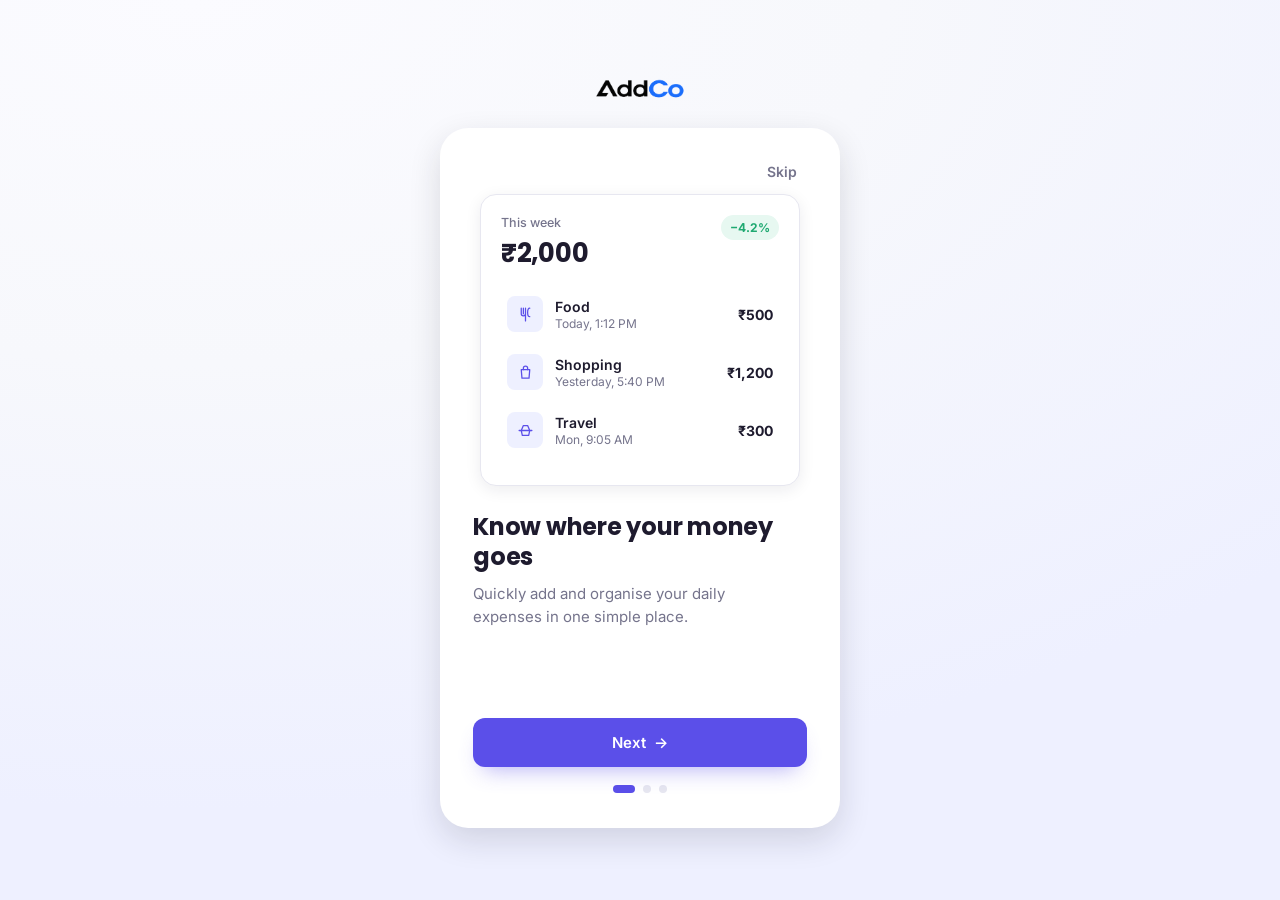
<file: index.html>
<!DOCTYPE html>
<html lang="en">

<head>
  <meta charset="UTF-8">
  <meta name="viewport" content="width=device-width, initial-scale=1.0, maximum-scale=1.0">
  <title>AddCo-Track Your Expenses</title>
  <link rel="icon" type="image/png" href="img/favicon.png">

  <link rel="preconnect" href="https://fonts.googleapis.com">
  <link
    href="https://fonts.googleapis.com/css2?family=Poppins:wght@500;600;700&family=Inter:wght@400;500;600;700&display=swap"
    rel="stylesheet">
  <link rel="stylesheet" href="https://cdnjs.cloudflare.com/ajax/libs/font-awesome/6.5.1/css/all.min.css">

  <link rel="stylesheet" href="main.css">
  <link rel="stylesheet" href="auth.css">
  <link rel="stylesheet" href="animations.css">
  <link rel="stylesheet" href="addExpense.css">
  <link rel="stylesheet" href="dashboard.css">
  <link rel="stylesheet" href="myPurchases.css">
  <link rel="stylesheet" href="budget.css">
  <link rel="stylesheet" href="reports.css">
  <link rel="stylesheet" href="categories.css">
  <link rel="stylesheet" href="settings.css">
</head>

<body class="auth-active">

  <!-- ============ AUTH FLOW (onboarding + login/signup/OTP) ============ -->
  <div id="authFlow" class="auth-flow">
    <div class="auth-stage">
      <div class="auth-brand">
        <img src="img/Finaal AddCo logo.png" alt="AddCo" class="auth-brand-logo">
      </div>

      <div class="auth-device">
        <button class="auth-skip" id="authSkipBtn" type="button">Skip</button>

        <!-- ONBOARDING 1 -->
        <section class="auth-screen" data-view="onboarding-1" aria-hidden="true">
          <div class="auth-visual">
            <div class="auth-card">
              <div class="auth-card__top">
                <div>
                  <p class="auth-card__label">This week</p>
                  <p class="auth-card__figure">₹2,000</p>
                </div>
                <span class="auth-card__pill">−4.2%</span>
              </div>
              <ul class="auth-expense-list">
                <li class="auth-expense-row">
                  <span class="auth-expense-icon">
                    <svg width="17" height="17" viewBox="0 0 24 24" fill="none">
                      <path d="M6 3v8a3 3 0 0 0 6 0V3M9 3v8M12 3v18m6-18c-2 0-3 2.5-3 6s1 6 3 6" stroke="currentColor"
                        stroke-width="1.8" stroke-linecap="round" stroke-linejoin="round" />
                    </svg>
                  </span>
                  <span class="auth-expense-info">
                    <span class="auth-expense-name">Food</span>
                    <span class="auth-expense-sub">Today, 1:12 PM</span>
                  </span>
                  <span class="auth-expense-amount">₹500</span>
                </li>
                <li class="auth-expense-row">
                  <span class="auth-expense-icon">
                    <svg width="17" height="17" viewBox="0 0 24 24" fill="none">
                      <path d="M6 8h12l-1 12H7L6 8Z" stroke="currentColor" stroke-width="1.8" stroke-linejoin="round" />
                      <path d="M9 8V6a3 3 0 0 1 6 0v2" stroke="currentColor" stroke-width="1.8"
                        stroke-linecap="round" />
                    </svg>
                  </span>
                  <span class="auth-expense-info">
                    <span class="auth-expense-name">Shopping</span>
                    <span class="auth-expense-sub">Yesterday, 5:40 PM</span>
                  </span>
                  <span class="auth-expense-amount">₹1,200</span>
                </li>
                <li class="auth-expense-row">
                  <span class="auth-expense-icon">
                    <svg width="17" height="17" viewBox="0 0 24 24" fill="none">
                      <path d="M3 12h18M6 12l3-7h6l3 7M6 12l1.5 7h9L18 12" stroke="currentColor" stroke-width="1.8"
                        stroke-linecap="round" stroke-linejoin="round" />
                    </svg>
                  </span>
                  <span class="auth-expense-info">
                    <span class="auth-expense-name">Travel</span>
                    <span class="auth-expense-sub">Mon, 9:05 AM</span>
                  </span>
                  <span class="auth-expense-amount">₹300</span>
                </li>
              </ul>
            </div>
          </div>
          <div class="auth-copy">
            <h1>Know where your money goes</h1>
            <p>Quickly add and organise your daily expenses in one simple place.</p>
          </div>
          <button class="auth-next" type="button" data-next>Next <span aria-hidden="true">→</span></button>
        </section>

        <!-- ONBOARDING 2 -->
        <section class="auth-screen" data-view="onboarding-2" aria-hidden="true">
          <div class="auth-visual">
            <div class="auth-card">
              <p class="auth-card__label">Monthly budget</p>
              <p class="auth-budget-figure">₹20,000</p>
              <div class="auth-bar">
                <div class="auth-bar__fill"></div>
              </div>
              <div class="auth-bar__scale">
                <span>0</span>
                <strong>62% used</strong>
                <span>₹20k</span>
              </div>
              <div class="auth-split">
                <div class="auth-split__item">
                  <span class="auth-split__dot auth-split__dot--a"></span>
                  <span>
                    <span class="auth-split__label">Spent</span>
                    <span class="auth-split__value">₹12,450</span>
                  </span>
                </div>
                <div class="auth-split__divider"></div>
                <div class="auth-split__item">
                  <span class="auth-split__dot auth-split__dot--b"></span>
                  <span>
                    <span class="auth-split__label">Remaining</span>
                    <span class="auth-split__value">₹7,550</span>
                  </span>
                </div>
              </div>
            </div>
          </div>
          <div class="auth-copy">
            <h1>Stay within your budget</h1>
            <p>Set your monthly budget and easily see how much you've spent and how much is left.</p>
          </div>
          <button class="auth-next" type="button" data-next>Next <span aria-hidden="true">→</span></button>
        </section>

        <!-- ONBOARDING 3 -->
        <section class="auth-screen" data-view="onboarding-3" aria-hidden="true">
          <div class="auth-visual">
            <div class="auth-card auth-card--insights">
              <div class="auth-donut-wrap">
                <svg class="auth-donut" viewBox="0 0 120 120" role="img" aria-label="Spending split by category">
                  <circle class="auth-donut__track" cx="60" cy="60" r="48" />
                  <circle class="auth-donut__seg" cx="60" cy="60" r="48"
                    style="--start:0;  --len:35; stroke:#FF7A59;" />
                  <circle class="auth-donut__seg" cx="60" cy="60" r="48"
                    style="--start:35; --len:25; stroke:var(--color-primary);" />
                  <circle class="auth-donut__seg" cx="60" cy="60" r="48"
                    style="--start:60; --len:20; stroke:var(--color-success);" />
                  <circle class="auth-donut__seg" cx="60" cy="60" r="48"
                    style="--start:80; --len:20; stroke:var(--color-warning);" />
                </svg>
                <div class="auth-donut__center">
                  <span class="auth-donut__figure">₹12,450</span>
                  <span class="auth-donut__label">this month</span>
                </div>
              </div>
              <ul class="auth-legend">
                <li class="auth-legend__item"><span class="auth-legend__dot" style="background:#FF7A59"></span>Food<span
                    class="auth-legend__pct">35%</span></li>
                <li class="auth-legend__item"><span class="auth-legend__dot"
                    style="background:var(--color-primary)"></span>Shopping<span class="auth-legend__pct">25%</span>
                </li>
                <li class="auth-legend__item"><span class="auth-legend__dot"
                    style="background:var(--color-success)"></span>Travel<span class="auth-legend__pct">20%</span></li>
                <li class="auth-legend__item"><span class="auth-legend__dot"
                    style="background:var(--color-warning)"></span>Bills<span class="auth-legend__pct">20%</span></li>
              </ul>
            </div>
          </div>
          <div class="auth-copy">
            <h1>Make smarter money decisions</h1>
            <p>Get a clear view of your spending and build better financial habits with AddCo.</p>
          </div>
          <button class="auth-next" type="button" data-view-target="profile-setup">Get started <span
              aria-hidden="true">→</span></button>
        </section>

        <nav class="auth-dots" id="authDots" aria-label="Onboarding progress">
          <button class="auth-dot" type="button" data-dot="1" aria-label="Go to screen 1"></button>
          <button class="auth-dot" type="button" data-dot="2" aria-label="Go to screen 2"></button>
          <button class="auth-dot" type="button" data-dot="3" aria-label="Go to screen 3"></button>
        </nav>

        <!-- PROFILE SETUP (no password — just who you are) -->
        <section class="auth-screen" data-view="profile-setup" aria-hidden="true">
          <div class="auth-form-wrap">
            <h1>Let's set up AddCo</h1>
            <p>Tell us a little about yourself to get started.</p>
            <form id="profileForm" novalidate>
              <div class="auth-name-row">
                <div class="form-group">
                  <label class="form-label" for="profileFirstName">First name</label>
                  <input class="form-input" type="text" id="profileFirstName" placeholder="First name"
                    autocomplete="given-name">
                  <span class="form-error" id="profileFirstNameError"></span>
                </div>
                <div class="form-group">
                  <label class="form-label" for="profileLastName">Last name</label>
                  <input class="form-input" type="text" id="profileLastName" placeholder="Last name"
                    autocomplete="family-name">
                  <span class="form-error" id="profileLastNameError"></span>
                </div>
              </div>
              <div class="form-group">
                <label class="form-label" for="profileUsername">Username</label>
                <input class="form-input" type="text" id="profileUsername" placeholder="yourusername"
                  autocomplete="username">
                <span class="form-error" id="profileUsernameError"></span>
              </div>
              <div class="form-group">
                <label class="form-label" for="profileEmail">Email</label>
                <input class="form-input" type="email" id="profileEmail" placeholder="you@example.com"
                  autocomplete="email">
                <span class="form-error" id="profileEmailError"></span>
              </div>
              <button class="btn-primary auth-submit" type="submit">Continue to AddCo</button>
            </form>
          </div>
        </section>

      </div>
    </div>
  </div>

  <!-- ============ LOADING SCREEN ============ -->
  <div id="loadingScreen" class="loading-screen">
    <div class="loading-content">
      <!-- <div class="loading-logo">
        <img src="img/Finaal AddCo logo.png" alt="Logo">
      </div> -->
      <div class="loading-spinner"></div>
      <p class="loading-text">Getting your finances ready…</p>
    </div>
  </div>

  <!-- ============ TOP NAVIGATION ============ -->
  <header class="top-nav" id="topNav">
    <div class="top-nav-row">
      <div class="top-nav-left">
        <button class="icon-btn hamburger-btn" id="hamburgerBtn" aria-label="Open menu" aria-expanded="false">
          <i class="fa-solid fa-bars" id="hamburgerIcon"></i>
        </button>
        <div class="brand-logo">
          <img src="img/Finaal AddCo logo.png" alt="AddCo" class="brand-logo__img">
        </div>
      </div>
      <div class="top-nav-right">
        <button class="icon-btn notif-btn" id="notifBtn" aria-label="Notifications">
          <i class="fa-regular fa-bell"></i>
        </button>
        <button class="user-chip" id="userChipBtn" aria-label="Account">
          <span class="user-avatar-sm" id="userAvatarSm">RA</span>
        </button>
      </div>
    </div>

    <!-- ============ EXPANDABLE NAV MENU ============ -->
    <div class="nav-menu-overlay" id="menuOverlay"></div>
    <nav class="nav-menu" id="navMenu" aria-hidden="true">
      <div class="nav-menu-header">
        <span class="nav-menu-title">Menu</span>
        <button class="icon-btn close-menu-btn" id="closeMenuBtn" aria-label="Close menu">
          <i class="fa-solid fa-xmark"></i>
        </button>
      </div>

      <div class="nav-menu-body" id="navMenuBody">

        <!-- Default menu view -->
        <div class="nav-view nav-view--main" id="navViewMain">
          <ul class="nav-links">
            <li><a href="#" class="nav-link" data-page="dashboard"><i
                  class="fa-brands fa-houzz nav-link-icon"></i><span>Dashboard</span></a></li>
            <li><a href="#" class="nav-link" data-page="addExpense"><i
                  class="fa-solid fa-circle-plus nav-link-icon"></i><span>Add Expense</span></a></li>
            <li><a href="#" class="nav-link" data-page="myPurchases"><i
                  class="fa-solid fa-receipt nav-link-icon"></i><span>My Purchases</span></a></li>
            <li><a href="#" class="nav-link" data-page="budget"><i
                  class="fa-solid fa-piggy-bank nav-link-icon"></i><span>Budget</span></a></li>
            <li><a href="#" class="nav-link" data-page="reports"><i
                  class="fa-solid fa-chart-pie nav-link-icon"></i><span>Reports</span></a></li>
            <li><a href="#" class="nav-link" data-page="categories"><i
                  class="fa-solid fa-tags nav-link-icon"></i><span>Categories</span></a></li>
            <li><a href="#" class="nav-link" data-page="settings"><i
                  class="fa-solid fa-gear nav-link-icon"></i><span>Settings</span></a></li>
          </ul>

          <div class="nav-divider"></div>

          <button class="profile-section" id="profileToggleBtn">
            <span class="user-avatar-md" id="userAvatarMd">RA</span>
            <span class="profile-info">
              <span class="profile-name" id="profileNameLabel">Riya Agarwal</span>
              <span class="profile-email" id="profileEmailLabel">riya.agarwal@email.com</span>
            </span>
            <span class="premium-badge"><i class="fa-solid fa-crown"></i> Basic Acc</span>
            <i class="fa-solid fa-chevron-right profile-arrow"></i>
          </button>

          <button class="nav-logout-btn" id="logoutBtnMain">
            <i class="fa-solid fa-arrow-right-from-bracket"></i><span>Logout</span>
          </button>
        </div>

        <!-- Expanded profile view -->
        <div class="nav-view nav-view--profile" id="navViewProfile" hidden>
          <button class="profile-back-btn" id="profileBackBtn">
            <i class="fa-solid fa-chevron-left"></i><span>Back</span>
          </button>

          <div class="profile-summary">
            <span class="user-avatar-lg" id="userAvatarLg">RA</span>
            <span class="profile-name-lg" id="profileNameLg">Riya Agarwal</span>
            <span class="profile-email" id="profileEmailLg">riya.agarwal@email.com</span>
            <span class="premium-badge"><i class="fa-solid fa-crown"></i> Basic Acc</span>
          </div>

          <ul class="nav-links">
            <li><a href="#" class="nav-link" data-profile-panel="personal"><i
                  class="fa-solid fa-user nav-link-icon"></i><span>Personal Information</span></a></li>
            <li><a href="#" class="nav-link" data-profile-panel="security"><i
                  class="fa-solid fa-lock nav-link-icon"></i><span>Security</span></a></li>
            <li><a href="#" class="nav-link" data-profile-panel="help"><i
                  class="fa-solid fa-circle-question nav-link-icon"></i><span>Help &amp; Support</span></a></li>
            <li><a href="#" class="nav-link" data-profile-panel="about"><i
                  class="fa-solid fa-circle-info nav-link-icon"></i><span>About AddCo</span></a></li>
          </ul>
        </div>

      </div>
    </nav>
  </header>

  <!-- ============ MAIN CONTENT ============ -->
  <main class="app-content" id="appContent">

    <!-- ---------- DASHBOARD ---------- -->
    <section class="page" id="page-dashboard">
      <div class="page-header">
        <span class="dashboard-greeting" id="dashboardGreeting"></span>
        <h1 class="page-title">Dashboard</h1>
        <p class="page-subtitle" id="dashboardDateLabel">Overview for this month</p>
      </div>

      <div class="stat-grid">
        <div class="stat-card">
          <span class="stat-label">Total Spending</span>
          <span class="stat-value" id="statTotalSpent">₹0</span>
          <span class="stat-sub">this month</span>
        </div>
        <div class="stat-card">
          <span class="stat-label">Total Income</span>
          <span class="stat-value" id="statTotalIncome">₹0</span>
          <span class="stat-sub">this month</span>
        </div>
        <div class="stat-card">
          <span class="stat-label">Remaining Budget</span>
          <span class="stat-value" id="statRemaining">₹0</span>
          <span class="stat-sub">of monthly budget</span>
        </div>
        <div class="stat-card">
          <span class="stat-label">Purchases</span>
          <span class="stat-value" id="statPurchaseCount">0</span>
          <span class="stat-sub">this month</span>
        </div>
        <div class="stat-card">
          <span class="stat-label">Today's Spending</span>
          <span class="stat-value" id="statTodaySpent">₹0</span>
          <span class="stat-sub" id="statTodayDate">—</span>
        </div>
      </div>

      <div class="dash-row">
        <div class="panel">
          <div class="panel-header">
            <h2 class="panel-title">Spending by Category</h2>
          </div>
          <div class="category-bars" id="dashCategoryBars">
            <p class="empty-hint">No expenses yet. Add your first expense to see a breakdown.</p>
          </div>
        </div>

        <div class="panel">
          <div class="panel-header">
            <h2 class="panel-title">Budget Status</h2>
          </div>
          <div class="budget-status-mini" id="dashBudgetStatus">
            <p class="empty-hint">Set a monthly budget to track your progress.</p>
          </div>
        </div>
      </div>

      <div class="panel">
        <div class="panel-header">
          <h2 class="panel-title">Recent Transactions</h2>
          <a href="#" class="panel-link" data-page="myPurchases">View all</a>
        </div>
        <div class="recent-list" id="recentTransactionsList">
          <p class="empty-hint">No transactions yet.</p>
        </div>
      </div>
    </section>

    <!-- ---------- ADD EXPENSE ---------- -->
    <section class="page" id="page-addExpense">
      <div class="page-header">
        <h1 class="page-title">Add Expense</h1>
        <p class="page-subtitle">Log a new purchase</p>
      </div>

      <form class="expense-form" id="expenseForm" novalidate>
        <div class="form-group">
          <label class="form-label" for="amountInput">Amount</label>
          <div class="amount-input-wrap">
            <span class="currency-symbol">₹</span>
            <input type="number" id="amountInput" class="form-input amount-input" placeholder="0" min="0" step="0.01"
              inputmode="decimal">
          </div>
          <span class="form-error" id="amountError"></span>
        </div>

        <div class="form-group">
          <label class="form-label" for="categorySelect">Category</label>
          <select id="categorySelect" class="form-input">
            <option value="">Select category</option>
          </select>
          <span class="form-error" id="categoryError"></span>
        </div>

        <div class="form-row">
          <div class="form-group">
            <label class="form-label" for="dateInput">Date</label>
            <input type="date" id="dateInput" class="form-input">
            <span class="form-error" id="dateError"></span>
          </div>

          <div class="form-group">
            <label class="form-label" for="paymentMethodSelect">Payment Method</label>
            <select id="paymentMethodSelect" class="form-input">
              <option value="">Select method</option>
              <option value="UPI">UPI</option>
              <option value="Cash">Cash</option>
              <option value="Debit Card">Debit Card</option>
              <option value="Credit Card">Credit Card</option>
              <option value="Bank Transfer">Bank Transfer</option>
            </select>
            <span class="form-error" id="paymentMethodError"></span>
          </div>
        </div>

        <div class="form-group">
          <label class="form-label" for="descriptionInput">Description <span
              class="optional-tag">(optional)</span></label>
          <textarea id="descriptionInput" class="form-input" rows="3"
            placeholder="What was this expense for?"></textarea>

          <span class="form-error" id="descriptionError"></span>
        </div>

        <div class="expense-form-actions">
          <button type="button" class="btn-secondary btn-cancel-expense" id="cancelExpenseBtn">
            Cancel
          </button>
          <button type="submit" class="btn-primary btn-add-expense" id="addExpenseButton">
            <span class="btn-content">
              <i class="fa-solid fa-plus"></i>
              <span class="btn-text">Add Expense</span>
            </span>
            <span class="btn-spinner" hidden></span>
          </button>
        </div>
      </form>
    </section>

    <!-- ---------- MY PURCHASES ---------- -->
    <section class="page" id="page-myPurchases">
      <div class="page-header">
        <h1 class="page-title">My Purchases</h1>
        <p class="page-subtitle">All your recorded expenses</p>
      </div>

      <div class="purchases-toolbar">
        <div class="search-wrap">
          <i class="fa-solid fa-magnifying-glass search-icon"></i>
          <input type="text" id="searchInput" class="form-input search-input" placeholder="Search purchases">
        </div>
        <select id="filterCategory" class="form-input filter-input">
          <option value="">All categories</option>
        </select>
        <select id="filterDateRange" class="form-input filter-input">
          <option value="all">All time</option>
          <option value="today">Today</option>
          <option value="week">This week</option>
          <option value="month">This month</option>
          <option value="lastMonth">Last month</option>
          <option value="year">This year</option>
        </select>
        <select id="sortSelect" class="form-input filter-input">
          <option value="dateDesc">Newest first</option>
          <option value="dateAsc">Oldest first</option>
          <option value="amountDesc">Amount: High to Low</option>
          <option value="amountAsc">Amount: Low to High</option>
        </select>
      </div>

      <div class="purchases-list" id="purchasesList"></div>
      <p class="empty-hint" id="purchasesEmptyState" hidden>No purchases match your filters.</p>
    </section>

    <!-- ---------- BUDGET ---------- -->
    <section class="page" id="page-budget">
      <div class="page-header">
        <h1 class="page-title">Budget</h1>
        <p class="page-subtitle">Plan and track your monthly spending</p>
      </div>

      <div class="panel budget-overview-panel">
        <div class="panel-header">
          <h2 class="panel-title">Monthly Budget</h2>
        </div>
        <div class="budget-set-row">
          <div class="amount-input-wrap">
            <span class="currency-symbol">₹</span>
            <input type="number" id="monthlyBudgetInput" class="form-input amount-input" placeholder="0" min="0">
          </div>
          <button class="btn-primary btn-save-budget" id="saveBudgetBtn">Save Budget</button>
        </div>

        <div class="budget-progress-block">
          <div class="budget-progress-labels">
            <span>Spent: <strong id="budgetSpentLabel">₹0</strong></span>
            <span>Remaining: <strong id="budgetRemainingLabel">₹0</strong></span>
          </div>
          <div class="progress-track">
            <div class="progress-fill" id="budgetOverviewBar"></div>
          </div>
          <div class="budget-progress-footer">
            <span id="budgetPercentLabel">0% used</span>
            <span class="budget-warning" id="budgetWarning" hidden></span>
          </div>
        </div>
      </div>

      <div class="panel">
        <div class="panel-header">
          <h2 class="panel-title">Category Budgets</h2>
        </div>
        <div class="category-budget-list" id="categoryBudgetList"></div>
      </div>
    </section>

    <!-- ---------- REPORTS ---------- -->
    <section class="page" id="page-reports">
      <div class="page-header">
        <h1 class="page-title">Reports</h1>
        <p class="page-subtitle">Understand your spending patterns</p>
      </div>

      <div class="report-period-row">
        <select id="reportPeriodSelect" class="form-input filter-input">
          <option value="week">This week</option>
          <option value="month" selected>This month</option>
          <option value="lastMonth">Last month</option>
          <option value="year">This year</option>
        </select>
      </div>

      <div class="stat-grid report-highlight-grid">
        <div class="stat-card">
          <span class="stat-label">Highest Category</span>
          <span class="stat-value stat-value--sm" id="reportHighestCategory">—</span>
        </div>
        <div class="stat-card">
          <span class="stat-label">Highest Expense</span>
          <span class="stat-value stat-value--sm" id="reportHighestExpense">—</span>
        </div>
        <div class="stat-card">
          <span class="stat-label">Total Spent</span>
          <span class="stat-value stat-value--sm" id="reportTotalSpent">₹0</span>
        </div>
      </div>

      <div class="panel">
        <div class="panel-header">
          <h2 class="panel-title">Category Breakdown</h2>
        </div>
        <div class="category-bars" id="reportCategoryChart"></div>
      </div>

      <div class="dash-row">
        <div class="panel">
          <div class="panel-header">
            <h2 class="panel-title">Payment Method Spending</h2>
          </div>
          <div class="category-bars" id="reportPaymentChart"></div>
        </div>

        <div class="panel">
          <div class="panel-header">
            <h2 class="panel-title">Daily Spending</h2>
          </div>
          <div class="mini-bar-chart" id="reportDailyChart"></div>
        </div>
      </div>
    </section>

    <!-- ---------- CATEGORIES ---------- -->
    <section class="page" id="page-categories">
      <div class="page-header">
        <div class="page-header-row">
          <div>
            <h1 class="page-title">Categories</h1>
            <p class="page-subtitle">Organize how your expenses are grouped</p>
          </div>
          <button class="btn-primary btn-add-category" id="addCategoryBtn">
            <i class="fa-solid fa-plus"></i><span>Add Category</span>
          </button>
        </div>
      </div>

      <div class="category-grid" id="categoryGrid"></div>
    </section>

    <!-- ---------- SETTINGS ---------- -->
    <section class="page" id="page-settings">
      <div class="page-header">
        <h1 class="page-title">Settings</h1>
        <p class="page-subtitle">Manage your account and preferences</p>
      </div>

      <div class="panel">
        <div class="panel-header">
          <h2 class="panel-title">Profile</h2>
        </div>
        <div class="settings-form-row">
          <div class="form-group">
            <label class="form-label" for="settingsNameInput">Full Name</label>
            <input type="text" id="settingsNameInput" class="form-input">
          </div>
          <div class="form-group">
            <label class="form-label" for="settingsEmailInput">Email</label>
            <input type="email" id="settingsEmailInput" class="form-input">
          </div>
        </div>
        <button class="btn-primary" id="saveProfileBtn">Save Profile</button>
      </div>

      <div class="panel">
        <div class="panel-header">
          <h2 class="panel-title">Preferences</h2>
        </div>
        <div class="settings-row">
          <div class="settings-row-text">
            <span class="settings-row-title">Currency</span>
            <span class="settings-row-desc">Used across the app for all amounts</span>
          </div>
          <select id="settingsCurrencySelect" class="form-input settings-select">
            <option value="INR">INR (₹)</option>
          </select>
        </div>
        <div class="settings-row">
          <div class="settings-row-text">
            <span class="settings-row-title">Theme</span>
            <span class="settings-row-desc">Choose how AddCo looks</span>
          </div>
          <select id="settingsThemeSelect" class="form-input settings-select">
            <option value="light">Light</option>
            <option value="dark">Dark</option>
          </select>
        </div>
        <div class="settings-row">
          <div class="settings-row-text">
            <span class="settings-row-title">Notifications</span>
            <span class="settings-row-desc">Budget alerts and reminders</span>
          </div>
          <label class="toggle-switch">
            <input type="checkbox" id="settingsNotificationsToggle">
            <span class="toggle-slider"></span>
          </label>
        </div>
      </div>

      <div class="panel">
        <div class="panel-header">
          <h2 class="panel-title">Data Management</h2>
        </div>
        <div class="settings-row">
          <div class="settings-row-text">
            <span class="settings-row-title">Export your data</span>
            <span class="settings-row-desc">Download all expenses as a JSON file</span>
          </div>
          <button class="btn-secondary" id="exportDataBtn">Export</button>
        </div>
        <div class="settings-row">
          <div class="settings-row-text">
            <span class="settings-row-title">Clear all data</span>
            <span class="settings-row-desc">Permanently remove all AddCo data from this device</span>
          </div>
          <button class="btn-danger-outline" id="clearDataBtn">Clear Data</button>
        </div>
      </div>

      <button class="btn-danger-outline btn-settings-logout" id="settingsLogoutBtn">
        <i class="fa-solid fa-arrow-right-from-bracket"></i> Logout
      </button>
    </section>

  </main>

  <!-- ============ FOOTER (MOBILE) NAVIGATION ============ -->
  <nav class="footer-nav" id="footerNav">
    <a href="#" class="footer-nav-item" data-page="dashboard">
      <i class="fa-solid fa-grid-2"></i><span>Dashboard</span>
    </a>
    <a href="#" class="footer-nav-item" data-page="addExpense">
      <i class="fa-solid fa-circle-plus"></i><span>Add</span>
    </a>
    <a href="#" class="footer-nav-item" data-page="myPurchases">
      <i class="fa-solid fa-receipt"></i><span>Purchases</span>
    </a>
    <a href="#" class="footer-nav-item" data-page="budget">
      <i class="fa-solid fa-piggy-bank"></i><span>Budget</span>
    </a>
  </nav>

  <!-- ============ EDIT EXPENSE MODAL ============ -->
  <div class="modal-overlay" id="editModal" hidden>
    <div class="modal-box">
      <div class="modal-header">
        <h2 class="modal-title">Edit Expense</h2>
        <button class="icon-btn" id="closeEditModalBtn" aria-label="Close"><i class="fa-solid fa-xmark"></i></button>
      </div>
      <form class="expense-form" id="editExpenseForm" novalidate>
        <div class="form-group">
          <label class="form-label" for="editAmountInput">Amount</label>
          <div class="amount-input-wrap">
            <span class="currency-symbol">₹</span>
            <input type="number" id="editAmountInput" class="form-input amount-input" min="0" step="0.01">
          </div>
          <span class="form-error" id="editAmountError"></span>
        </div>
        <div class="form-group">
          <label class="form-label" for="editCategorySelect">Category</label>
          <select id="editCategorySelect" class="form-input"></select>
          <span class="form-error" id="editCategoryError"></span>
        </div>
        <div class="form-row">
          <div class="form-group">
            <label class="form-label" for="editDateInput">Date</label>
            <input type="date" id="editDateInput" class="form-input">
            <span class="form-error" id="editDateError"></span>
          </div>
          <div class="form-group">
            <label class="form-label" for="editPaymentMethodSelect">Payment Method</label>
            <select id="editPaymentMethodSelect" class="form-input">
              <option value="UPI">UPI</option>
              <option value="Cash">Cash</option>
              <option value="Debit Card">Debit Card</option>
              <option value="Credit Card">Credit Card</option>
              <option value="Bank Transfer">Bank Transfer</option>
            </select>
            <span class="form-error" id="editPaymentMethodError"></span>
          </div>
        </div>
        <div class="form-group">
          <label class="form-label" for="editDescriptionInput">Description <span
              class="optional-tag">(optional)</span></label>
          <textarea id="editDescriptionInput" class="form-input" rows="3"></textarea>
        </div>
        <div class="modal-actions">
          <button type="button" class="btn-secondary" id="cancelEditBtn">Cancel</button>
          <button type="submit" class="btn-primary" id="saveEditBtn">Save Changes</button>
        </div>
      </form>
    </div>
  </div>

  <!-- ============ DELETE CONFIRM MODAL ============ -->
  <div class="modal-overlay" id="deleteModal" hidden>
    <div class="modal-box modal-box--sm">
      <div class="modal-header">
        <h2 class="modal-title">Delete Expense</h2>
        <button class="icon-btn" id="closeDeleteModalBtn" aria-label="Close"><i class="fa-solid fa-xmark"></i></button>
      </div>
      <p class="modal-message">Are you sure you want to delete this expense? This action cannot be undone.</p>
      <div class="modal-actions">
        <button type="button" class="btn-secondary" id="cancelDeleteBtn">Cancel</button>
        <button type="button" class="btn-danger" id="confirmDeleteBtn">Delete</button>
      </div>
    </div>
  </div>

  <!-- ============ CATEGORY MODAL ============ -->
  <div class="modal-overlay" id="categoryModal" hidden>
    <div class="modal-box modal-box--sm">
      <div class="modal-header">
        <h2 class="modal-title" id="categoryModalTitle">Add Category</h2>
        <button class="icon-btn" id="closeCategoryModalBtn" aria-label="Close"><i
            class="fa-solid fa-xmark"></i></button>
      </div>
      <form id="categoryForm" novalidate>
        <div class="form-group">
          <label class="form-label" for="categoryNameInput">Category Name</label>
          <input type="text" id="categoryNameInput" class="form-input" placeholder="e.g. Travel">
          <span class="form-error" id="categoryNameError"></span>
        </div>
        <div class="form-group">
          <label class="form-label">Icon</label>
          <div class="icon-picker" id="categoryIconPicker"></div>
        </div>
        <div class="form-group">
          <label class="form-label">Color</label>
          <div class="color-picker" id="categoryColorPicker"></div>
        </div>
        <div class="modal-actions">
          <button type="button" class="btn-secondary" id="cancelCategoryBtn">Cancel</button>
          <button type="submit" class="btn-primary" id="saveCategoryBtn">Save Category</button>
        </div>
      </form>
    </div>
  </div>

  <!-- ============ CATEGORY DELETE / REASSIGN MODAL ============ -->
  <div class="modal-overlay" id="categoryDeleteModal" hidden>
    <div class="modal-box modal-box--sm">
      <div class="modal-header">
        <h2 class="modal-title">Delete Category</h2>
        <button class="icon-btn" id="closeCategoryDeleteModalBtn" aria-label="Close"><i
            class="fa-solid fa-xmark"></i></button>
      </div>
      <p class="modal-message" id="categoryDeleteMessage"></p>
      <div class="form-group" id="categoryReassignGroup" hidden>
        <label class="form-label" for="categoryReassignSelect">Move existing expenses to</label>
        <select id="categoryReassignSelect" class="form-input"></select>
      </div>
      <div class="modal-actions">
        <button type="button" class="btn-secondary" id="cancelCategoryDeleteBtn">Cancel</button>
        <button type="button" class="btn-danger" id="confirmCategoryDeleteBtn">Delete</button>
      </div>
    </div>
  </div>

  <!-- ============ TOAST ============ -->
  <div class="toast" id="toast" hidden>
    <i class="fa-solid fa-circle-check toast-icon"></i>
    <span class="toast-message" id="toastMessage"></span>
  </div>

  <script src="auth.js"></script>
  <script src="noting.js"></script>
</body>

</html>
</file>
<file: main.css>
/* ==========================================================================
   AddCo — main.css
   Design tokens, resets, top nav, side menu, footer nav, loading screen,
   and shared components (buttons, forms, panels, modals, toast).
   ========================================================================== */

:root {
  /* Brand colors */
  --color-primary: #5b4fe9;
  --color-primary-dark: #4a3fd1;
  --color-primary-light: #eef0ff;
  --color-accent-blue: #3e8eff;

  /* Neutrals */
  --color-bg: #ffffff;
  --color-surface: #f7f8fc;
  --color-border: #e7e7f0;
  --color-text: #1e1b2e;
  --color-text-muted: #75748c;
  --color-text-faint: #a5a4b8;

  /* Status */
  --color-success: #1fa971;
  --color-success-light: #e7f8f1;
  --color-danger: #ef4444;
  --color-danger-light: #fdecec;
  --color-warning: #f5a623;
  --color-warning-light: #fef3e2;

  /* Shape */
  --radius-sm: 8px;
  --radius-md: 12px;
  --radius-lg: 16px;
  --radius-pill: 999px;

  /* Elevation */
  --shadow-sm: 0 1px 2px rgba(30, 27, 46, 0.06);
  --shadow-md: 0 4px 16px rgba(30, 27, 46, 0.08);
  --shadow-lg: 0 12px 32px rgba(30, 27, 46, 0.14);

  /* Layout */
  --top-nav-height: 60px;
  --footer-nav-height: 64px;
  --content-max-width: 1080px;

  /* Type */
  --font-display: "Poppins", sans-serif;
  --font-body: "Inter", sans-serif;
}

/* ---------- Reset ---------- */
* {
  box-sizing: border-box;
}

html,
body {
  margin: 0;
  padding: 0;
}

body {
  font-family: var(--font-body);
  color: var(--color-text);
  background: var(--color-surface);
  -webkit-font-smoothing: antialiased;
  overflow-x: hidden;
}

body.menu-open {
  overflow: hidden;
}

h1,
h2,
h3,
h4 {
  margin: 0;
  font-family: var(--font-display);
}
p {
  margin: 0;
}
ul {
  list-style: none;
  margin: 0;
  padding: 0;
}
a {
  color: inherit;
  text-decoration: none;
}
button {
  font-family: inherit;
  cursor: pointer;
}
input,
select,
textarea {
  font-family: inherit;
}

.icon-btn {
  display: inline-flex;
  align-items: center;
  justify-content: center;
  width: 38px;
  height: 38px;
  border: none;
  background: transparent;
  border-radius: var(--radius-sm);
  color: var(--color-text);
  font-size: 17px;
  transition: background 0.15s ease;
}
.icon-btn:hover {
  background: var(--color-surface);
}
.icon-btn:focus-visible,
button:focus-visible,
a:focus-visible,
input:focus-visible,
select:focus-visible,
textarea:focus-visible {
  outline: 2px solid var(--color-primary);
  outline-offset: 2px;
}

@media (prefers-reduced-motion: reduce) {
  * {
    animation-duration: 0.001ms !important;
    transition-duration: 0.001ms !important;
  }
}

/* ==========================================================================
   LOADING SCREEN
   ========================================================================== */
.loading-screen {
  position: fixed;
  inset: 0;
  background: var(--color-bg);
  display: flex;
  align-items: center;
  justify-content: center;
  z-index: 1000;
  transition:
    opacity 0.35s ease,
    visibility 0.35s ease;
}
.loading-screen.is-hidden {
  opacity: 0;
  visibility: hidden;
  pointer-events: none;
}
.loading-content {
  display: flex;
  flex-direction: column;
  align-items: center;
  gap: 18px;
}
.loading-logo {
  width: 100px;
  height: 40px;
  display: flex;
  align-items: center;
  justify-content: center;
}
.loading-logo img {
  width: 100%;
  height: 100%;
  object-fit: contain;
}
.loading-spinner {
  width: 34px;
  height: 34px;
  border: 3px solid var(--color-primary-light);
  border-top-color: var(--color-primary);
  border-radius: 50%;
  animation: spin 0.8s linear infinite;
}
.loading-text {
  color: var(--color-text-muted);
  font-size: 14px;
}
@keyframes spin {
  to {
    transform: rotate(360deg);
  }
}

/* ==========================================================================
   TOP NAVIGATION
   ========================================================================== */
.top-nav {
  position: sticky;
  top: 0;
  z-index: 200;
  background: var(--color-bg);
  border-bottom: 1px solid var(--color-border);
}
.top-nav-row {
  height: var(--top-nav-height);
  display: flex;
  align-items: center;
  justify-content: space-between;
  padding: 0 16px;
  max-width: var(--content-max-width);
  margin: 0 auto;
}
.top-nav-left {
  display: flex;
  align-items: center;
  gap: 10px;
}
.top-nav-right {
  display: flex;
  align-items: center;
  gap: 6px;
}
.brand-logo {
  width: 100px;
  height: 40px;

  background-image: url("./img/Finaal AddCo logo.png");
  background-size: 90%;
  background-position: center;
  background-repeat: no-repeat;
}
.user-chip {
  border: none;
  background: transparent;
  border-radius: var(--radius-pill);
  padding: 0;
}
.user-avatar-sm,
.user-avatar-md,
.user-avatar-lg {
  display: inline-flex;
  align-items: center;
  justify-content: center;
  border-radius: 50%;
  background: var(--color-primary-light);
  color: var(--color-primary);
  font-weight: 600;
  font-family: var(--font-display);
  flex-shrink: 0;
}
.user-avatar-sm {
  width: 34px;
  height: 34px;
  font-size: 13px;
}
.user-avatar-md {
  width: 44px;
  height: 44px;
  font-size: 15px;
}
.user-avatar-lg {
  width: 60px;
  height: 60px;
  font-size: 20px;
}

/* ---------- Nav menu overlay + panel ---------- */
.nav-menu-overlay {
  position: fixed;
  inset: 0;
  background: rgba(30, 27, 46, 0.35);
  opacity: 0;
  visibility: hidden;
  transition:
    opacity 0.2s ease,
    visibility 0.2s ease;
  z-index: 210;
}
.nav-menu-overlay.is-visible {
  opacity: 1;
  visibility: visible;
}

.nav-menu {
  position: fixed;
  top: 0;
  right: 0;
  bottom: 0;
  width: 320px;
  max-width: 86vw;
  background: var(--color-bg);
  z-index: 220;
  transform: translateX(100%);
  transition: transform 0.28s cubic-bezier(0.4, 0, 0.2, 1);
  display: flex;
  flex-direction: column;
  box-shadow: var(--shadow-lg);
}
.nav-menu.is-open {
  transform: translateX(0);
}

.nav-menu-header {
  display: flex;
  align-items: center;
  justify-content: space-between;
  padding: 14px 16px;
  border-bottom: 1px solid var(--color-border);
  flex-shrink: 0;
}
.nav-menu-title {
  font-family: var(--font-display);
  font-weight: 600;
  font-size: 16px;
}
.nav-menu-body {
  flex: 1;
  overflow-y: auto;
  padding: 8px 12px 20px;
}

.nav-links li + li {
  margin-top: 2px;
}
.nav-link {
  display: flex;
  align-items: center;
  gap: 12px;
  padding: 11px 12px;
  border-radius: var(--radius-sm);
  font-size: 14.5px;
  font-weight: 500;
  color: var(--color-text);
  transition:
    background 0.15s ease,
    color 0.15s ease;
}
.nav-link:hover {
  background: var(--color-surface);
}
.nav-link-icon {
  width: 18px;
  text-align: center;
  color: var(--color-text-muted);
  font-size: 15px;
}
.nav-link.is-active {
  background: var(--color-primary-light);
  color: var(--color-primary-dark);
}
.nav-link.is-active .nav-link-icon {
  color: var(--color-primary);
}

.nav-divider {
  height: 1px;
  background: var(--color-border);
  margin: 12px 4px;
}

.profile-section {
  width: 100%;
  display: flex;
  align-items: center;
  gap: 12px;
  padding: 12px;
  border: 1px solid var(--color-border);
  border-radius: var(--radius-md);
  background: var(--color-surface);
  text-align: left;
}
.profile-info {
  display: flex;
  flex-direction: column;
  flex: 1;
  min-width: 0;
}
.profile-name {
  font-size: 14px;
  font-weight: 600;
  white-space: nowrap;
  overflow: hidden;
  text-overflow: ellipsis;
}
.profile-email {
  font-size: 12px;
  color: var(--color-text-muted);
  white-space: nowrap;
  overflow: hidden;
  text-overflow: ellipsis;
}
.premium-badge {
  display: inline-flex;
  align-items: center;
  gap: 4px;
  font-size: 10.5px;
  font-weight: 600;
  color: #b8860b;
  background: #fdf3d9;
  padding: 3px 8px;
  border-radius: var(--radius-pill);
  flex-shrink: 0;
}
.profile-arrow {
  color: var(--color-text-faint);
  font-size: 12px;
  flex-shrink: 0;
}

.nav-logout-btn {
  width: 100%;
  display: flex;
  align-items: center;
  gap: 12px;
  padding: 11px 12px;
  margin-top: 10px;
  border: none;
  background: transparent;
  border-radius: var(--radius-sm);
  color: var(--color-danger);
  font-size: 14.5px;
  font-weight: 500;
}
.nav-logout-btn:hover {
  background: var(--color-danger-light);
}

/* ---------- Profile expanded view ---------- */
.profile-back-btn {
  display: flex;
  align-items: center;
  gap: 8px;
  border: none;
  background: transparent;
  padding: 8px 4px;
  margin-bottom: 10px;
  font-size: 14px;
  font-weight: 500;
  color: var(--color-text-muted);
}
.profile-back-btn:hover {
  color: var(--color-text);
}

.profile-summary {
  display: flex;
  flex-direction: column;
  align-items: center;
  gap: 6px;
  padding: 18px 12px 22px;
  border-bottom: 1px solid var(--color-border);
  margin-bottom: 12px;
}
.profile-name-lg {
  font-size: 16px;
  font-weight: 600;
}

/* ==========================================================================
   MAIN CONTENT / PAGES
   ========================================================================== */
.app-content {
  max-width: var(--content-max-width);
  margin: 0 auto;
  padding: 20px 16px calc(var(--footer-nav-height) + 32px);
}

.page {
  display: none;
}
.page.is-active {
  display: block;
}

.page-header {
  margin-bottom: 18px;
}
.page-header-row {
  display: flex;
  align-items: flex-start;
  justify-content: space-between;
  gap: 12px;
  flex-wrap: wrap;
}
.page-title {
  font-size: 22px;
  font-weight: 600;
  color: var(--color-text);
}
.page-subtitle {
  font-size: 13.5px;
  color: var(--color-text-muted);
  margin-top: 4px;
}

/* ---------- Stat grid (dashboard + reports) ---------- */
.stat-grid {
  display: grid;
  grid-template-columns: repeat(auto-fit, minmax(150px, 1fr));
  gap: 12px;
  margin-bottom: 18px;
}
.stat-card {
  background: var(--color-bg);
  border: 1px solid var(--color-border);
  border-radius: var(--radius-md);
  padding: 14px 16px;
  display: flex;
  flex-direction: column;
  gap: 4px;
}
.stat-label {
  font-size: 12.5px;
  color: var(--color-text-muted);
  font-weight: 500;
}
.stat-value {
  font-size: 21px;
  font-weight: 700;
  font-family: var(--font-display);
  color: var(--color-text);
}
.stat-value--sm {
  font-size: 16px;
}
.stat-sub {
  font-size: 11.5px;
  color: var(--color-text-faint);
}

/* ---------- Panels ---------- */
.dash-row {
  display: grid;
  grid-template-columns: 1fr 1fr;
  gap: 14px;
  margin-bottom: 14px;
}
.panel {
  background: var(--color-bg);
  border: 1px solid var(--color-border);
  border-radius: var(--radius-md);
  padding: 16px;
  margin-bottom: 14px;
}
.panel-header {
  display: flex;
  align-items: center;
  justify-content: space-between;
  margin-bottom: 12px;
}
.panel-title {
  font-size: 15px;
  font-weight: 600;
}
.panel-link {
  font-size: 13px;
  color: var(--color-primary);
  font-weight: 500;
}
.panel-link:hover {
  text-decoration: underline;
}

.empty-hint {
  color: var(--color-text-faint);
  font-size: 13px;
  padding: 10px 0;
}

/* ---------- Category bars (shared: dashboard + reports) ---------- */
.category-bar-row {
  margin-bottom: 12px;
}
.category-bar-row:last-child {
  margin-bottom: 0;
}
.category-bar-top {
  display: flex;
  align-items: center;
  justify-content: space-between;
  font-size: 13px;
  margin-bottom: 6px;
}
.category-bar-name {
  display: flex;
  align-items: center;
  gap: 8px;
  font-weight: 500;
}
.category-bar-icon {
  width: 22px;
  height: 22px;
  border-radius: 6px;
  display: inline-flex;
  align-items: center;
  justify-content: center;
  font-size: 11px;
  color: #fff;
  flex-shrink: 0;
}
.category-bar-amount {
  color: var(--color-text-muted);
  font-weight: 600;
}
.progress-track {
  height: 8px;
  background: var(--color-surface);
  border-radius: var(--radius-pill);
  overflow: hidden;
}
.progress-fill {
  height: 100%;
  border-radius: var(--radius-pill);
  background: var(--color-primary);
  transition: width 0.4s ease;
}

/* ---------- Mini bar chart (reports daily) ---------- */
.mini-bar-chart {
  display: flex;
  align-items: stretch;
  gap: 6px;
  height: 140px;
  padding-top: 10px;
}
.mini-bar-col {
  flex: 1;
  display: flex;
  flex-direction: column;
  align-items: center;
  justify-content: flex-end;
  height: 100%;
  gap: 6px;
}
.mini-bar {
  width: 100%;
  max-width: 26px;
  background: var(--color-primary-light);
  border-radius: 4px 4px 0 0;
  min-height: 2px;
}
.mini-bar-col.has-value .mini-bar {
  background: var(--color-primary);
}
.mini-bar-label {
  font-size: 10px;
  color: var(--color-text-faint);
}

/* ---------- Recent transactions list ---------- */
.recent-item {
  display: flex;
  align-items: center;
  gap: 12px;
  padding: 10px 0;
  border-bottom: 1px solid var(--color-border);
}
.recent-item:last-child {
  border-bottom: none;
  padding-bottom: 0;
}
.recent-item-icon {
  width: 36px;
  height: 36px;
  border-radius: var(--radius-sm);
  display: flex;
  align-items: center;
  justify-content: center;
  color: #fff;
  font-size: 14px;
  flex-shrink: 0;
}
.recent-item-info {
  flex: 1;
  min-width: 0;
}
.recent-item-desc {
  font-size: 13.5px;
  font-weight: 500;
  white-space: nowrap;
  overflow: hidden;
  text-overflow: ellipsis;
}
.recent-item-meta {
  font-size: 11.5px;
  color: var(--color-text-muted);
}
.recent-item-amount {
  font-size: 14px;
  font-weight: 600;
  flex-shrink: 0;
}

/* ==========================================================================
   FORM ELEMENTS (shared)
   ========================================================================== */
.form-group {
  margin-bottom: 16px;
}
.form-row {
  display: grid;
  grid-template-columns: 1fr 1fr;
  gap: 14px;
}
.form-label {
  display: block;
  font-size: 13px;
  font-weight: 600;
  margin-bottom: 6px;
  color: var(--color-text);
}
.optional-tag {
  font-weight: 400;
  color: var(--color-text-faint);
}

.form-input {
  width: 100%;
  padding: 10px 12px;
  border: 1px solid var(--color-border);
  border-radius: var(--radius-sm);
  font-size: 14px;
  color: var(--color-text);
  background: var(--color-bg);
  transition: border-color 0.15s ease;
}
.form-input:focus {
  border-color: var(--color-primary);
  outline: none;
  box-shadow: 0 0 0 3px var(--color-primary-light);
}
.form-input.has-error {
  border-color: var(--color-danger);
}
textarea.form-input {
  resize: vertical;
  min-height: 70px;
}

.form-error {
  display: block;
  font-size: 12px;
  color: var(--color-danger);
  margin-top: 5px;
  min-height: 15px;
}

.amount-input-wrap {
  position: relative;
}
.currency-symbol {
  position: absolute;
  left: 12px;
  top: 50%;
  transform: translateY(-50%);
  color: var(--color-text-muted);
  font-weight: 600;
  font-size: 14px;
}
.amount-input {
  padding-left: 28px;
}

/* ---------- Buttons ---------- */
.btn-primary {
  display: inline-flex;
  align-items: center;
  justify-content: center;
  gap: 8px;
  background: var(--color-primary);
  color: #fff;
  border: none;
  border-radius: var(--radius-sm);
  padding: 11px 18px;
  font-size: 14px;
  font-weight: 600;
  transition:
    background 0.15s ease,
    transform 0.1s ease;
}
.btn-primary:hover {
  background: var(--color-primary-dark);
}
.btn-primary:active {
  transform: scale(0.98);
}
.btn-primary:disabled {
  opacity: 0.7;
  cursor: not-allowed;
}

.btn-secondary {
  display: inline-flex;
  align-items: center;
  justify-content: center;
  gap: 8px;
  background: var(--color-bg);
  color: var(--color-text);
  border: 1px solid var(--color-border);
  border-radius: var(--radius-sm);
  padding: 11px 18px;
  font-size: 14px;
  font-weight: 600;
}
.btn-secondary:hover {
  background: var(--color-surface);
}

.btn-danger {
  display: inline-flex;
  align-items: center;
  justify-content: center;
  gap: 8px;
  background: var(--color-danger);
  color: #fff;
  border: none;
  border-radius: var(--radius-sm);
  padding: 11px 18px;
  font-size: 14px;
  font-weight: 600;
}
.btn-danger:hover {
  background: #dc2626;
}

.btn-danger-outline {
  display: inline-flex;
  align-items: center;
  justify-content: center;
  gap: 8px;
  background: var(--color-danger-light);
  color: var(--color-danger);
  border: 1px solid transparent;
  border-radius: var(--radius-sm);
  padding: 11px 18px;
  font-size: 14px;
  font-weight: 600;
}
.btn-danger-outline:hover {
  background: #fbdada;
}

/* ==========================================================================
   MODALS
   ========================================================================== */
.modal-overlay {
  position: fixed;
  inset: 0;
  background: rgba(30, 27, 46, 0.4);
  display: flex;
  align-items: center;
  justify-content: center;
  z-index: 300;
  padding: 16px;
}
.modal-overlay[hidden] {
  display: none;
}

.modal-box {
  background: var(--color-bg);
  border-radius: var(--radius-lg);
  padding: 20px;
  width: 100%;
  max-width: 460px;
  max-height: 90vh;
  overflow-y: auto;
  box-shadow: var(--shadow-lg);
}
.modal-box--sm {
  max-width: 380px;
}

.modal-header {
  display: flex;
  align-items: center;
  justify-content: space-between;
  margin-bottom: 16px;
}
.modal-title {
  font-size: 17px;
  font-weight: 600;
}
.modal-message {
  font-size: 14px;
  color: var(--color-text-muted);
  line-height: 1.5;
  margin-bottom: 18px;
}
.modal-actions {
  display: flex;
  justify-content: flex-end;
  gap: 10px;
  margin-top: 4px;
}

/* ==========================================================================
   TOAST
   ========================================================================== */
.toast {
  position: fixed;
  bottom: calc(var(--footer-nav-height) + 20px);
  left: 50%;
  transform: translateX(-50%) translateY(10px);
  background: var(--color-text);
  color: #fff;
  padding: 12px 18px;
  border-radius: var(--radius-sm);
  display: flex;
  align-items: center;
  gap: 10px;
  font-size: 13.5px;
  font-weight: 500;
  z-index: 2000;
  box-shadow: var(--shadow-lg);
  opacity: 0;
  pointer-events: none;
  transition:
    opacity 0.25s ease,
    transform 0.25s ease;
}
.toast.is-visible {
  opacity: 1;
  transform: translateX(-50%) translateY(0);
}
.toast-icon {
  color: var(--color-success);
}

/* ==========================================================================
   FOOTER NAVIGATION (mobile)
   ========================================================================== */
.footer-nav {
  position: fixed;
  bottom: 0;
  left: 0;
  right: 0;
  height: var(--footer-nav-height);
  background: var(--color-bg);
  border-top: 1px solid var(--color-border);
  display: none;
  align-items: stretch;
  justify-content: space-around;
  z-index: 150;
}
.footer-nav-item {
  flex: 1;
  display: flex;
  flex-direction: column;
  align-items: center;
  justify-content: center;
  gap: 3px;
  font-size: 10.5px;
  font-weight: 500;
  color: var(--color-text-faint);
}
.footer-nav-item i {
  font-size: 18px;
}
.footer-nav-item.is-active {
  color: var(--color-primary);
}

/* ==========================================================================
   RESPONSIVE
   ========================================================================== */
@media (max-width: 720px) {
  .dash-row {
    grid-template-columns: 1fr;
  }
  .form-row {
    grid-template-columns: 1fr;
    gap: 0;
  }
  .footer-nav {
    display: flex;
  }
  .app-content {
    padding-bottom: calc(var(--footer-nav-height) + 24px);
  }
}

@media (min-width: 721px) and (max-width: 980px) {
  .stat-grid {
    grid-template-columns: repeat(3, 1fr);
  }
}

@media (max-width: 400px) {
  .top-nav-row {
    padding: 0 12px;
  }
  .brand-name {
    font-size: 17px;
  }
}

/* ==========================================================================
   DARK THEME (optional, toggled from Settings — light remains the default
   AddCo look described in the reference)
   ========================================================================== */
body[data-theme="dark"] {
  --color-bg: #1a1826;
  --color-surface: #221f32;
  --color-border: #322e45;
  --color-text: #f1f0f8;
  --color-text-muted: #a9a7c0;
  --color-text-faint: #77748f;
  --color-primary-light: #29254a;
}
body[data-theme="dark"] .loading-screen {
  background: var(--color-bg);
}
body[data-theme="dark"] .nav-menu-overlay {
  background: rgba(0, 0, 0, 0.55);
}
</file>
<file: auth.css>
/* ==========================================================================
   AddCo — auth.css
   Onboarding + Login / Signup / Forgot-password flow.
   Reuses the color, radius, shadow and font variables already defined
   in main.css so this always stays visually in sync with the rest of AddCo.
   ========================================================================== */

/* ---------- Gate: hide the real app while the auth flow is active ---------- */
body.auth-active .top-nav,
body.auth-active .app-content,
body.auth-active .footer-nav {
  display: none !important;
}
body:not(.auth-active) #authFlow {
  display: none !important;
}

/* ---------- Full-screen auth overlay ---------- */
.auth-flow {
  position: fixed;
  inset: 0;
  z-index: 1500;
  background: radial-gradient(120% 90% at 15% 0%, #fbfbff 0%, var(--color-surface) 45%, #eef0ff 100%);
  overflow-y: auto;
  display: flex;
  justify-content: center;
}

.auth-stage {
  width: 100%;
  min-height: 100%;
  display: flex;
  flex-direction: column;
  align-items: center;
  justify-content: center;
  padding: 40px 20px 56px;
}

.auth-brand {
  margin-bottom: 24px;
}
.auth-brand-logo {
  height: 32px;
  width: auto;
  object-fit: contain;
  display: block;
}

/* ---------- Device card ---------- */
.auth-device {
  position: relative;
  width: 100%;
  max-width: 400px;
  min-height: 660px;
  background: var(--color-bg);
  border-radius: 28px;
  box-shadow: var(--shadow-lg);
  border: 1px solid rgba(255, 255, 255, 0.6);
  padding: 22px 26px 30px;
  display: flex;
  flex-direction: column;
}

.auth-skip {
  align-self: flex-end;
  background: transparent;
  border: none;
  color: var(--color-text-muted);
  font-size: 14px;
  font-weight: 600;
  padding: 8px 10px;
  cursor: pointer;
  border-radius: var(--radius-sm);
  transition: color 0.15s ease, background 0.15s ease;
}
.auth-skip:hover {
  color: var(--color-text);
  background: var(--color-surface);
}
.auth-skip.is-hidden {
  visibility: hidden;
}

/* ---------- Screens ---------- */
.auth-screen {
  display: none;
  flex-direction: column;
  flex: 1;
  min-height: 0;
  opacity: 0;
}
.auth-screen--active {
  display: flex;
  opacity: 1;
}
.auth-screen--enter {
  animation: authSlideInRight 420ms cubic-bezier(0.22, 0.61, 0.36, 1) forwards;
}
.auth-screen--enter-back {
  animation: authSlideInLeft 420ms cubic-bezier(0.22, 0.61, 0.36, 1) forwards;
}
@keyframes authSlideInRight {
  from {
    opacity: 0;
    transform: translateX(32px);
  }
  to {
    opacity: 1;
    transform: translateX(0);
  }
}
@keyframes authSlideInLeft {
  from {
    opacity: 0;
    transform: translateX(-32px);
  }
  to {
    opacity: 1;
    transform: translateX(0);
  }
}

.auth-visual {
  margin-top: 6px;
  display: flex;
  justify-content: center;
}

.auth-copy {
  margin-top: 26px;
  text-align: left;
}
.auth-copy h1 {
  font-family: var(--font-display);
  font-size: 24px;
  line-height: 1.24;
  font-weight: 700;
  letter-spacing: -0.01em;
  margin: 0 0 10px;
  color: var(--color-text);
  max-width: 30ch;
}
.auth-copy p {
  font-size: 15px;
  line-height: 1.55;
  color: var(--color-text-muted);
  margin: 0;
  max-width: 34ch;
}

.auth-next {
  margin-top: auto;
  padding-top: 26px;
  width: 100%;
  border: none;
  background: var(--color-primary);
  color: #fff;
  font-family: var(--font-body);
  font-weight: 600;
  font-size: 15px;
  padding-block: 15px;
  border-radius: var(--radius-md);
  cursor: pointer;
  display: flex;
  align-items: center;
  justify-content: center;
  gap: 8px;
  box-shadow: 0 12px 22px -10px rgba(91, 79, 233, 0.45);
  transition: transform 0.15s ease, box-shadow 0.15s ease, background 0.15s ease;
}
.auth-next:hover {
  background: var(--color-primary-dark);
  transform: translateY(-1px);
}
.auth-next:active {
  transform: translateY(0) scale(0.99);
}

/* ---------- Progress dots ---------- */
.auth-dots {
  display: flex;
  justify-content: center;
  gap: 8px;
  margin-top: 18px;
}
.auth-dots.is-hidden {
  display: none;
}
.auth-dot {
  width: 8px;
  height: 8px;
  border-radius: 999px;
  border: none;
  background: var(--color-border);
  cursor: pointer;
  padding: 0;
  transition: width 0.25s ease, background 0.25s ease;
}
.auth-dot:hover {
  background: #c9d5ea;
}
.auth-dot--active {
  width: 22px;
  background: var(--color-primary);
}

/* ---------- Mini phone-card mockups reused across onboarding screens ---------- */
.auth-card {
  width: 100%;
  max-width: 320px;
  background: var(--color-bg);
  border-radius: var(--radius-lg);
  padding: 20px;
  box-shadow: var(--shadow-md);
  border: 1px solid var(--color-border);
}

.auth-card__top {
  display: flex;
  align-items: flex-start;
  justify-content: space-between;
  margin-bottom: 14px;
}
.auth-card__label {
  margin: 0 0 4px;
  font-size: 12.5px;
  color: var(--color-text-muted);
  font-weight: 500;
}
.auth-card__figure {
  margin: 0;
  font-family: var(--font-display);
  font-size: 26px;
  font-weight: 700;
  letter-spacing: -0.01em;
}
.auth-card__pill {
  font-size: 12px;
  font-weight: 700;
  color: var(--color-success);
  background: var(--color-success-light);
  padding: 5px 9px;
  border-radius: 999px;
}

.auth-expense-list {
  list-style: none;
  margin: 0 0 8px;
  padding: 0;
  display: flex;
  flex-direction: column;
  gap: 4px;
}
.auth-expense-row {
  display: flex;
  align-items: center;
  gap: 12px;
  padding: 9px 6px;
  opacity: 0;
  animation: authRowIn 420ms cubic-bezier(0.22, 0.61, 0.36, 1) forwards;
}
.auth-screen--active .auth-expense-row:nth-child(1) { animation-delay: 120ms; }
.auth-screen--active .auth-expense-row:nth-child(2) { animation-delay: 210ms; }
.auth-screen--active .auth-expense-row:nth-child(3) { animation-delay: 300ms; }
@keyframes authRowIn {
  from {
    opacity: 0;
    transform: translateY(8px);
  }
  to {
    opacity: 1;
    transform: translateY(0);
  }
}
.auth-expense-icon {
  width: 36px;
  height: 36px;
  min-width: 36px;
  border-radius: var(--radius-sm);
  display: flex;
  align-items: center;
  justify-content: center;
  background: var(--color-primary-light);
  color: var(--color-primary);
  font-size: 15px;
}
.auth-expense-info {
  display: flex;
  flex-direction: column;
  flex: 1;
  min-width: 0;
}
.auth-expense-name {
  font-size: 14px;
  font-weight: 600;
  color: var(--color-text);
}
.auth-expense-sub {
  font-size: 12px;
  color: var(--color-text-muted);
  margin-top: 1px;
}
.auth-expense-amount {
  font-size: 14px;
  font-weight: 700;
  color: var(--color-text);
  white-space: nowrap;
}

.auth-budget-figure {
  margin: 0 0 18px;
  font-family: var(--font-display);
  font-size: 30px;
  font-weight: 700;
  letter-spacing: -0.01em;
}
.auth-bar {
  height: 12px;
  border-radius: 999px;
  background: var(--color-surface);
  overflow: hidden;
}
.auth-bar__fill {
  height: 100%;
  width: 0%;
  border-radius: 999px;
  background: linear-gradient(90deg, var(--color-primary) 0%, var(--color-primary-dark) 100%);
  animation: authBarFill 900ms 200ms cubic-bezier(0.22, 0.61, 0.36, 1) forwards;
}
@keyframes authBarFill {
  to {
    width: 62%;
  }
}
.auth-bar__scale {
  display: flex;
  justify-content: space-between;
  margin-top: 8px;
  font-size: 11.5px;
  color: var(--color-text-muted);
}
.auth-bar__scale strong {
  color: var(--color-primary-dark);
}
.auth-split {
  margin-top: 22px;
  display: flex;
  align-items: center;
  background: var(--color-surface);
  border: 1px solid var(--color-border);
  border-radius: var(--radius-md);
  padding: 16px;
}
.auth-split__item {
  flex: 1;
  display: flex;
  align-items: center;
  gap: 10px;
  opacity: 0;
  animation: authRowIn 420ms cubic-bezier(0.22, 0.61, 0.36, 1) forwards;
}
.auth-screen--active .auth-split__item:nth-child(1) { animation-delay: 260ms; }
.auth-screen--active .auth-split__item:nth-child(3) { animation-delay: 340ms; }
.auth-split__divider {
  width: 1px;
  align-self: stretch;
  background: var(--color-border);
  margin: 0 14px;
}
.auth-split__dot {
  width: 9px;
  height: 9px;
  border-radius: 999px;
  flex: none;
}
.auth-split__dot--a {
  background: var(--color-primary);
}
.auth-split__dot--b {
  background: var(--color-success);
}
.auth-split__label {
  display: block;
  font-size: 12px;
  color: var(--color-text-muted);
}
.auth-split__value {
  display: block;
  font-size: 15px;
  font-weight: 700;
  color: var(--color-text);
}

.auth-legend {
  list-style: none;
  margin: 16px 0 0;
  padding: 0;
  display: grid;
  grid-template-columns: 1fr 1fr;
  gap: 10px 16px;
}
.auth-legend__item {
  display: flex;
  align-items: center;
  gap: 8px;
  font-size: 13px;
  color: var(--color-text);
  font-weight: 500;
  opacity: 0;
  animation: authRowIn 380ms cubic-bezier(0.22, 0.61, 0.36, 1) forwards;
}
.auth-screen--active .auth-legend__item:nth-child(1) { animation-delay: 420ms; }
.auth-screen--active .auth-legend__item:nth-child(2) { animation-delay: 480ms; }
.auth-screen--active .auth-legend__item:nth-child(3) { animation-delay: 540ms; }
.auth-screen--active .auth-legend__item:nth-child(4) { animation-delay: 600ms; }
.auth-legend__dot {
  width: 8px;
  height: 8px;
  border-radius: 999px;
  flex: none;
}
.auth-legend__pct {
  margin-left: auto;
  font-weight: 700;
  color: var(--color-text-muted);
}

.auth-card--insights {
  display: flex;
  flex-direction: column;
  align-items: center;
}
.auth-donut-wrap {
  position: relative;
  width: 168px;
  height: 168px;
  margin: 6px 0 20px;
}
.auth-donut {
  width: 100%;
  height: 100%;
  transform: rotate(-90deg);
}
.auth-donut__track {
  fill: none;
  stroke: var(--color-surface);
  stroke-width: 14;
}
.auth-donut__seg {
  fill: none;
  stroke-width: 14;
  --circ: 301.59; /* 2 * PI * 48 */
  stroke-dasharray: calc(var(--len) / 100 * var(--circ)) var(--circ);
  stroke-dashoffset: calc(-1 * var(--start) / 100 * var(--circ));
  opacity: 0;
  animation: authDonutIn 600ms 200ms ease forwards;
}
@keyframes authDonutIn {
  to {
    opacity: 1;
  }
}
.auth-donut__center {
  position: absolute;
  inset: 0;
  display: flex;
  flex-direction: column;
  align-items: center;
  justify-content: center;
}
.auth-donut__figure {
  font-family: var(--font-display);
  font-size: 19px;
  font-weight: 700;
  color: var(--color-text);
}
.auth-donut__label {
  font-size: 11.5px;
  color: var(--color-text-muted);
  margin-top: 2px;
}

/* ---------- Login / signup / forgot / OTP forms ---------- */
.auth-form-wrap {
  width: 100%;
  max-width: 320px;
  margin: 0 auto;
  display: flex;
  flex-direction: column;
}
.auth-name-row {
  display: grid;
  grid-template-columns: 1fr 1fr;
  gap: 14px;
}
.auth-form-wrap h1 {
  font-family: var(--font-display);
  font-size: 24px;
  font-weight: 700;
  letter-spacing: -0.01em;
  margin: 0 0 8px;
  color: var(--color-text);
}
.auth-form-wrap > p {
  font-size: 14.5px;
  color: var(--color-text-muted);
  margin: 0 0 26px;
}

.auth-submit {
  width: 100%;
  margin-top: 6px;
  padding-block: 13px;
  position: relative;
}
.auth-submit.is-success {
  background: var(--color-success, #22b57a) !important;
  pointer-events: none;
}
.auth-submit__check {
  display: inline-flex;
  animation: authCheckPop 380ms cubic-bezier(0.34, 1.56, 0.64, 1) both;
}
@keyframes authCheckPop {
  from {
    opacity: 0;
    transform: scale(0.5);
  }
  to {
    opacity: 1;
    transform: scale(1);
  }
}

.auth-link {
  display: block;
  text-align: right;
  margin: -8px 0 20px;
  font-size: 13px;
  font-weight: 600;
  color: var(--color-primary-dark);
  text-decoration: none;
}
.auth-link:hover {
  text-decoration: underline;
}

.auth-switch {
  margin: 22px 0 0;
  text-align: center;
  font-size: 13.5px;
  color: var(--color-text-muted);
}
.auth-switch a {
  color: var(--color-primary-dark);
  font-weight: 700;
  text-decoration: none;
}
.auth-switch a:hover {
  text-decoration: underline;
}

/* ---------- Responsive ---------- */
@media (max-width: 460px) {
  .auth-device {
    max-width: 100%;
    min-height: 620px;
    padding: 18px 20px 24px;
    border-radius: 24px;
  }
  .auth-copy h1 {
    font-size: 21px;
  }
  .auth-card {
    padding: 18px;
  }
}

@media (min-width: 720px) {
  .auth-stage {
    padding-top: 56px;
  }
  .auth-device {
    min-height: 700px;
    padding: 26px 32px 34px;
  }
}
</file>
<file: animations.css>
/* ==========================================================================
   AddCo — animations.css
   A focused pass of professional motion for the main app: page transitions,
   modal open/close, card entrances + hover feedback, list stagger-ins, and
   toast polish. Kept in its own file so it's easy to review or dial back.
   ========================================================================== */

@media (prefers-reduced-motion: reduce) {
  *, *::before, *::after {
    animation-duration: 0.001ms !important;
    transition-duration: 0.001ms !important;
  }
}

/* ---------- Page tab transitions (Dashboard / Add / Purchases / ...) ---------- */
.page.is-active {
  animation: pageEnter 320ms cubic-bezier(0.22, 0.61, 0.36, 1) forwards;
}
@keyframes pageEnter {
  from {
    opacity: 0;
    transform: translateY(10px);
  }
  to {
    opacity: 1;
    transform: translateY(0);
  }
}

/* ---------- Stat cards: entrance stagger + hover lift ---------- */
.stat-card {
  transition: transform 0.18s ease, box-shadow 0.18s ease, border-color 0.18s ease;
  animation: cardPopIn 360ms cubic-bezier(0.22, 0.61, 0.36, 1) both;
}
.stat-card:hover {
  transform: translateY(-3px);
  box-shadow: var(--shadow-md, 0 10px 24px -12px rgba(30, 27, 46, 0.18));
  border-color: var(--color-primary-light);
}
@keyframes cardPopIn {
  from {
    opacity: 0;
    transform: translateY(8px) scale(0.98);
  }
  to {
    opacity: 1;
    transform: translateY(0) scale(1);
  }
}
.page-content .stat-card:nth-of-type(1) { animation-delay: 0ms; }
.page-content .stat-card:nth-of-type(2) { animation-delay: 40ms; }
.page-content .stat-card:nth-of-type(3) { animation-delay: 80ms; }
.page-content .stat-card:nth-of-type(4) { animation-delay: 120ms; }
.page-content .stat-card:nth-of-type(5) { animation-delay: 160ms; }

/* ---------- Generic content cards (dashboard sections, settings groups) ---------- */
.card,
.dashboard-card,
.settings-group {
  transition: box-shadow 0.18s ease, transform 0.18s ease;
}

/* ---------- Buttons: consistent lift + press feedback everywhere ---------- */
.btn-primary,
.btn-secondary {
  transition:
    background 0.15s ease,
    transform 0.1s ease,
    box-shadow 0.15s ease;
}
.btn-primary:hover {
  transform: translateY(-1px);
  box-shadow: 0 10px 18px -8px rgba(91, 79, 233, 0.45);
}
.btn-primary:active,
.btn-secondary:active {
  transform: scale(0.97);
}
.icon-btn {
  transition: background 0.15s ease, transform 0.12s ease;
}
.icon-btn:active {
  transform: scale(0.92);
}

/* ---------- Recent transactions / purchase rows: stagger-in ---------- */
.recent-item,
.purchase-row:not(.purchase-row-header) {
  animation: rowSlideIn 320ms cubic-bezier(0.22, 0.61, 0.36, 1) both;
}
.recent-item:nth-of-type(1), .purchase-row:not(.purchase-row-header):nth-of-type(1) { animation-delay: 0ms; }
.recent-item:nth-of-type(2), .purchase-row:not(.purchase-row-header):nth-of-type(2) { animation-delay: 40ms; }
.recent-item:nth-of-type(3), .purchase-row:not(.purchase-row-header):nth-of-type(3) { animation-delay: 80ms; }
.recent-item:nth-of-type(4), .purchase-row:not(.purchase-row-header):nth-of-type(4) { animation-delay: 120ms; }
.recent-item:nth-of-type(5), .purchase-row:not(.purchase-row-header):nth-of-type(5) { animation-delay: 160ms; }
.recent-item:nth-of-type(n+6), .purchase-row:not(.purchase-row-header):nth-of-type(n+6) { animation-delay: 200ms; }
@keyframes rowSlideIn {
  from {
    opacity: 0;
    transform: translateX(-8px);
  }
  to {
    opacity: 1;
    transform: translateX(0);
  }
}
.recent-item,
.purchase-row {
  transition: background-color 0.15s ease;
}
.recent-item:hover {
  background-color: var(--color-surface);
}

/* ---------- Modals: fade backdrop + pop-in box, animated close ---------- */
.modal-overlay:not([hidden]) {
  animation: modalBackdropIn 200ms ease forwards;
}
.modal-overlay.is-closing {
  animation: modalBackdropOut 160ms ease forwards;
}
@keyframes modalBackdropIn {
  from { opacity: 0; }
  to { opacity: 1; }
}
@keyframes modalBackdropOut {
  from { opacity: 1; }
  to { opacity: 0; }
}

.modal-overlay:not([hidden]) .modal-box {
  animation: modalBoxIn 240ms cubic-bezier(0.22, 0.61, 0.36, 1) forwards;
}
.modal-overlay.is-closing .modal-box {
  animation: modalBoxOut 160ms ease forwards;
}
@keyframes modalBoxIn {
  from {
    opacity: 0;
    transform: translateY(14px) scale(0.97);
  }
  to {
    opacity: 1;
    transform: translateY(0) scale(1);
  }
}
@keyframes modalBoxOut {
  from {
    opacity: 1;
    transform: translateY(0) scale(1);
  }
  to {
    opacity: 0;
    transform: translateY(10px) scale(0.97);
  }
}

/* ---------- Toast: smoother, slightly bouncy entrance ---------- */
.toast.is-visible {
  animation: toastPop 320ms cubic-bezier(0.34, 1.56, 0.64, 1) forwards;
}
@keyframes toastPop {
  0% {
    opacity: 0;
    transform: translateX(-50%) translateY(14px) scale(0.96);
  }
  60% {
    opacity: 1;
    transform: translateX(-50%) translateY(-2px) scale(1.01);
  }
  100% {
    opacity: 1;
    transform: translateX(-50%) translateY(0) scale(1);
  }
}

/* ---------- Nav / footer nav link feedback ---------- */
.footer-nav-item,
.nav-link {
  transition: color 0.15s ease, background-color 0.15s ease, transform 0.12s ease;
}
.footer-nav-item:active {
  transform: scale(0.94);
}

/* ---------- Toggle switches / dropdowns already animated by browser;
   just make sure our custom ones ease nicely ---------- */
.toggle-switch,
.toggle-switch * {
  transition: background-color 0.2s ease, transform 0.2s ease;
}

/* ---------- Category / icon picker options ---------- */
.icon-picker-option,
.color-picker-option {
  transition: transform 0.12s ease, box-shadow 0.12s ease, border-color 0.12s ease;
}
.icon-picker-option:hover,
.color-picker-option:hover {
  transform: translateY(-2px);
}
</file>
<file: addExpense.css>
/* ==========================================================================
   AddCo — addExpense.css
   ========================================================================== */

.expense-form {
  background: var(--color-bg);
  border: 1px solid var(--color-border);
  border-radius: var(--radius-md);
  padding: 20px;
  max-width: 520px;
}

/* ---------- Everything below is scoped to #page-addExpense only, so the
   Edit Expense modal (which reuses .expense-form/.form-group) and other
   pages keep their current look untouched. ---------- */

#page-addExpense .page-header {
  margin-bottom: 16px;
}
#page-addExpense {
  padding-bottom: 28px;
}

/* Amount is the primary field: bigger, bolder, first thing the eye lands on */
#page-addExpense .form-group:first-child {
  margin-bottom: 18px;
}
#page-addExpense .amount-input {
  font-family: var(--font-display);
  font-size: 30px;
  font-weight: 700;
  padding: 14px 14px 14px 34px;
}
#page-addExpense .currency-symbol {
  font-size: 20px;
  font-weight: 700;
  color: var(--color-primary);
}
#page-addExpense .amount-input:focus {
  box-shadow: 0 0 0 4px var(--color-primary-light);
}

#page-addExpense .form-label {
  font-size: 13px;
}

/* Clearer, slightly bolder validation messages */
#page-addExpense .form-error:not(:empty) {
  font-weight: 500;
}

/* ---------- Primary/secondary button row ---------- */
.expense-form-actions {
  display: flex;
  gap: 12px;
  margin-top: 4px;
}
.btn-cancel-expense {
  flex: 1;
}
.btn-add-expense {
  flex: 2;
  position: relative;
  height: 46px;
  margin-top: 0;
}

@media (max-width: 480px) {
  .expense-form-actions {
    flex-direction: column-reverse;
  }
  .btn-cancel-expense,
  .btn-add-expense {
    flex: 1;
    width: 100%;
  }
}

.btn-add-expense .btn-content {
  display: inline-flex;
  align-items: center;
  gap: 8px;
  transition: opacity 0.15s ease;
}

.btn-add-expense .btn-spinner {
  position: absolute;
  top: 50%;
  left: 50%;
  width: 18px;
  height: 18px;
  margin: -9px 0 0 -9px;
  border: 2px solid rgba(255, 255, 255, 0.4);
  border-top-color: #fff;
  border-radius: 50%;
  animation: spin 0.7s linear infinite;
}

/* Loading state: hide content, show spinner */
.btn-add-expense.is-loading .btn-content { opacity: 0; }
.btn-add-expense.is-loading .btn-spinner { display: block !important; }

/* Success state: green flash with check icon + a subtle confirming pulse */
.btn-add-expense.is-success {
  background: var(--color-success);
  animation: expenseSuccessPulse 420ms ease;
}
.btn-add-expense.is-success .btn-content { opacity: 1; }
.btn-add-expense.is-success .btn-spinner { display: none !important; }
@keyframes expenseSuccessPulse {
  0% { transform: scale(1); }
  40% { transform: scale(1.03); }
  100% { transform: scale(1); }
}

@media (max-width: 720px) {
  .expense-form { max-width: 100%; padding: 16px; }
}
</file>
<file: dashboard.css>
/* ==========================================================================
   AddCo — dashboard.css
   Visual polish for the Dashboard ONLY. Every rule here is scoped under
   #page-dashboard so shared classes (.panel, .dash-row, .progress-track,
   .category-bar-row, .empty-hint, etc.) keep rendering exactly as before
   on Budget, Reports and My Purchases, which reuse the same base classes.
   No HTML structure, IDs, or JS logic changed — CSS only.
   ========================================================================== */

/* ---------- Header + greeting ---------- */
#page-dashboard .page-header {
  margin-bottom: 22px;
}
#page-dashboard .dashboard-greeting {
  display: block;
  font-size: 13px;
  font-weight: 600;
  color: var(--color-primary-dark);
  margin-bottom: 2px;
  letter-spacing: 0.01em;
}

/* ---------- Stat grid: Total Spending as the hero figure ---------- */
#page-dashboard .stat-grid {
  display: grid;
  grid-template-columns: repeat(2, 1fr);
  gap: 12px;
  margin-bottom: 20px;
}
#page-dashboard .stat-card {
  padding: 16px 18px;
}
#page-dashboard .stat-card:first-child {
  grid-column: 1 / -1;
  background: var(--color-primary-light);
  border-color: var(--color-primary-light);
  padding: 20px 22px;
}
#page-dashboard .stat-card:first-child .stat-label {
  color: var(--color-primary-dark);
  font-size: 13px;
}
#page-dashboard .stat-card:first-child .stat-value {
  font-size: 32px;
  color: var(--color-primary-dark);
  margin: 2px 0;
}
#page-dashboard .stat-card:first-child .stat-sub {
  color: var(--color-primary-dark);
  opacity: 0.72;
}
#page-dashboard .stat-label {
  text-transform: uppercase;
  letter-spacing: 0.03em;
  font-size: 11px;
}
#page-dashboard .stat-value {
  margin: 1px 0;
}

@media (min-width: 640px) {
  #page-dashboard .stat-grid {
    grid-template-columns: repeat(4, 1fr);
  }
}

/* ---------- Panels: tighter, calmer spacing ---------- */
#page-dashboard .panel {
  padding: 18px;
}
#page-dashboard .panel-title {
  font-size: 15px;
}

/* ---------- Category breakdown ---------- */
#page-dashboard .category-bar-row {
  margin-bottom: 14px;
}
#page-dashboard .category-bar-top {
  font-size: 13.5px;
  margin-bottom: 7px;
}
#page-dashboard .progress-track {
  height: 7px;
}

/* ---------- Budget status ---------- */
#page-dashboard .budget-progress-labels {
  display: flex;
  justify-content: space-between;
  font-size: 13px;
  margin-bottom: 8px;
}
#page-dashboard .progress-fill.is-warning {
  background: var(--color-warning);
}
#page-dashboard .progress-fill.is-danger {
  background: var(--color-danger);
}

/* ---------- Recent transactions ---------- */
#page-dashboard .recent-item {
  padding: 11px 6px;
  margin: 0 -6px;
  border-radius: var(--radius-sm);
  border-bottom-color: var(--color-border);
  transition: background-color 0.15s ease;
}
#page-dashboard .recent-item:hover {
  background-color: var(--color-surface);
}
#page-dashboard .recent-item-desc {
  font-size: 14px;
}

/* ---------- Friendlier empty states (Dashboard only) ---------- */
#page-dashboard .empty-hint {
  text-align: center;
  padding: 26px 12px;
  font-size: 13.5px;
}

/* ---------- Responsive ---------- */
@media (max-width: 480px) {
  #page-dashboard .stat-card:first-child .stat-value {
    font-size: 28px;
  }
}
</file>
<file: myPurchases.css>
/* ==========================================================================
   AddCo — myPurchases.css
   ========================================================================== */

.purchases-toolbar {
  display: grid;
  grid-template-columns: 1.6fr 1fr 1fr 1fr;
  gap: 10px;
  margin-bottom: 16px;
}

.search-wrap { position: relative; }
.search-icon {
  position: absolute;
  left: 12px;
  top: 50%;
  transform: translateY(-50%);
  color: var(--color-text-faint);
  font-size: 13px;
}
.search-input { padding-left: 32px; }

.filter-input { cursor: pointer; }

.purchases-list {
  background: var(--color-bg);
  border: 1px solid var(--color-border);
  border-radius: var(--radius-md);
  overflow: hidden;
}

.purchase-row {
  display: grid;
  grid-template-columns: 100px 1.4fr 120px 130px 110px 84px;
  align-items: center;
  gap: 10px;
  padding: 13px 16px;
  border-bottom: 1px solid var(--color-border);
}
.purchase-row:last-child { border-bottom: none; }

.purchase-row-header {
  font-size: 11.5px;
  font-weight: 600;
  text-transform: uppercase;
  letter-spacing: 0.03em;
  color: var(--color-text-faint);
  background: var(--color-surface);
}

.purchase-date { font-size: 13px; color: var(--color-text-muted); }

.purchase-desc-cell { display: flex; align-items: center; gap: 10px; min-width: 0; }
.purchase-cat-icon {
  width: 32px;
  height: 32px;
  border-radius: var(--radius-sm);
  display: flex;
  align-items: center;
  justify-content: center;
  color: #fff;
  font-size: 13px;
  flex-shrink: 0;
}
.purchase-desc-text {
  font-size: 13.5px;
  font-weight: 500;
  white-space: nowrap;
  overflow: hidden;
  text-overflow: ellipsis;
}

.purchase-category-tag {
  display: inline-block;
  font-size: 12px;
  color: var(--color-text-muted);
}

.purchase-payment {
  font-size: 12.5px;
  color: var(--color-text-muted);
  display: flex;
  align-items: center;
  gap: 6px;
}

.purchase-amount { font-size: 14px; font-weight: 700; text-align: right; }

.purchase-actions {
  display: flex;
  gap: 4px;
  justify-content: flex-end;
}
.purchase-action-btn {
  width: 30px;
  height: 30px;
  border: none;
  background: transparent;
  border-radius: var(--radius-sm);
  color: var(--color-text-muted);
  font-size: 13px;
  display: inline-flex;
  align-items: center;
  justify-content: center;
}
.purchase-action-btn:hover { background: var(--color-surface); }
.purchase-action-btn--edit:hover { color: var(--color-primary); }
.purchase-action-btn--delete:hover { color: var(--color-danger); }

@media (max-width: 860px) {
  .purchases-toolbar { grid-template-columns: 1fr 1fr; }
  .search-wrap { grid-column: 1 / -1; }
}

/* Mobile: card layout instead of table row */
@media (max-width: 720px) {
  .purchase-row-header { display: none; }

  .purchase-row {
    grid-template-columns: 1fr;
    gap: 8px;
    padding: 14px 16px;
    position: relative;
  }
  .purchase-date { order: 3; }
  .purchase-desc-cell { order: 1; }
  .purchase-category-tag { order: 2; font-size: 11.5px; }
  .purchase-payment { order: 4; }
  .purchase-amount {
    order: 1;
    position: absolute;
    top: 14px;
    right: 46px;
    text-align: right;
  }
  .purchase-actions {
    order: 5;
    justify-content: flex-start;
    margin-top: 2px;
  }
}
</file>
<file: budget.css>
/* ==========================================================================
   AddCo — budget.css
   ========================================================================== */

.budget-set-row {
  display: flex;
  gap: 10px;
  align-items: flex-start;
  margin-bottom: 18px;
}
.budget-set-row .amount-input-wrap { flex: 1; max-width: 220px; }
.btn-save-budget { flex-shrink: 0; }

.budget-progress-block { margin-top: 4px; }
.budget-progress-labels {
  display: flex;
  justify-content: space-between;
  font-size: 13px;
  color: var(--color-text-muted);
  margin-bottom: 8px;
}
.budget-progress-labels strong { color: var(--color-text); }

.progress-track.progress-track--lg { height: 12px; }

.budget-progress-footer {
  display: flex;
  justify-content: space-between;
  align-items: center;
  margin-top: 8px;
  font-size: 12.5px;
  color: var(--color-text-muted);
}
.budget-warning {
  color: var(--color-warning);
  font-weight: 600;
  display: flex;
  align-items: center;
  gap: 5px;
}
.budget-warning.is-danger { color: var(--color-danger); }

.progress-fill.is-warning { background: var(--color-warning); }
.progress-fill.is-danger { background: var(--color-danger); }

.category-budget-list { display: flex; flex-direction: column; gap: 16px; }

.category-budget-item { padding-bottom: 4px; }
.category-budget-top {
  display: flex;
  align-items: center;
  justify-content: space-between;
  margin-bottom: 8px;
  flex-wrap: wrap;
  gap: 8px;
}
.category-budget-name {
  display: flex;
  align-items: center;
  gap: 8px;
  font-size: 13.5px;
  font-weight: 500;
}
.category-budget-input-wrap {
  display: flex;
  align-items: center;
  gap: 8px;
}
.category-budget-input-wrap .amount-input-wrap { width: 130px; }
.category-budget-input-wrap .form-input { padding: 7px 10px 7px 26px; font-size: 13px; }
.category-budget-save-btn {
  width: 30px;
  height: 30px;
  border: 1px solid var(--color-border);
  background: var(--color-bg);
  border-radius: var(--radius-sm);
  color: var(--color-primary);
  display: inline-flex;
  align-items: center;
  justify-content: center;
  font-size: 12px;
}
.category-budget-save-btn:hover { background: var(--color-primary-light); }

.category-budget-meta {
  font-size: 12px;
  color: var(--color-text-muted);
  margin-top: 6px;
}

@media (max-width: 500px) {
  .budget-set-row { flex-direction: column; }
  .budget-set-row .amount-input-wrap { max-width: 100%; }
  .btn-save-budget { width: 100%; }
}
</file>
<file: reports.css>
/* ==========================================================================
   AddCo — reports.css
   ========================================================================== */

.report-period-row { margin-bottom: 16px; }
.report-period-row .filter-input { max-width: 220px; }

.report-highlight-grid { margin-bottom: 18px; }

@media (max-width: 500px) {
  .report-period-row .filter-input { max-width: 100%; width: 100%; }
}
</file>
<file: categories.css>
/* ==========================================================================
   AddCo — categories.css
   ========================================================================== */

.btn-add-category { flex-shrink: 0; white-space: nowrap; }

.category-grid {
  display: grid;
  grid-template-columns: repeat(auto-fill, minmax(220px, 1fr));
  gap: 12px;
}

.category-card {
  background: var(--color-bg);
  border: 1px solid var(--color-border);
  border-radius: var(--radius-md);
  padding: 16px;
  display: flex;
  align-items: flex-start;
  gap: 12px;
}

.category-card-icon {
  width: 42px;
  height: 42px;
  border-radius: var(--radius-sm);
  display: flex;
  align-items: center;
  justify-content: center;
  color: #fff;
  font-size: 17px;
  flex-shrink: 0;
}

.category-card-body { flex: 1; min-width: 0; }
.category-card-name { font-size: 14.5px; font-weight: 600; }
.category-card-count { font-size: 12px; color: var(--color-text-muted); margin-top: 2px; }
.category-card-total { font-size: 13px; font-weight: 600; color: var(--color-text); margin-top: 6px; }

.category-card-actions {
  display: flex;
  gap: 4px;
  flex-shrink: 0;
}
.category-card-actions button {
  width: 28px;
  height: 28px;
  border: none;
  background: transparent;
  border-radius: var(--radius-sm);
  color: var(--color-text-muted);
  font-size: 12px;
  display: inline-flex;
  align-items: center;
  justify-content: center;
}
.category-card-actions button:hover { background: var(--color-surface); }

.category-card-default-tag {
  font-size: 10.5px;
  color: var(--color-text-faint);
  font-weight: 500;
  margin-top: 4px;
  display: inline-block;
}

/* ---------- Icon / color pickers in modal ---------- */
.icon-picker {
  display: grid;
  grid-template-columns: repeat(6, 1fr);
  gap: 8px;
}
.icon-picker-option {
  width: 100%;
  aspect-ratio: 1;
  border: 1px solid var(--color-border);
  border-radius: var(--radius-sm);
  background: var(--color-bg);
  display: flex;
  align-items: center;
  justify-content: center;
  color: var(--color-text-muted);
  font-size: 15px;
}
.icon-picker-option.is-selected {
  border-color: var(--color-primary);
  background: var(--color-primary-light);
  color: var(--color-primary);
}

.color-picker {
  display: flex;
  flex-wrap: wrap;
  gap: 10px;
}
.color-picker-option {
  width: 30px;
  height: 30px;
  border-radius: 50%;
  border: 2px solid transparent;
  cursor: pointer;
  padding: 0;
}
.color-picker-option.is-selected {
  border-color: var(--color-text);
  box-shadow: 0 0 0 2px var(--color-bg);
}
</file>
<file: settings.css>
/* ==========================================================================
   AddCo — settings.css
   ========================================================================== */

.settings-form-row {
  display: grid;
  grid-template-columns: 1fr 1fr;
  gap: 14px;
}

.settings-row {
  display: flex;
  align-items: center;
  justify-content: space-between;
  gap: 12px;
  padding: 14px 0;
  border-bottom: 1px solid var(--color-border);
}
.settings-row:last-child { border-bottom: none; padding-bottom: 0; }
.settings-row:first-child { padding-top: 0; }

.settings-row-text { display: flex; flex-direction: column; gap: 2px; }
.settings-row-title { font-size: 14px; font-weight: 600; }
.settings-row-desc { font-size: 12.5px; color: var(--color-text-muted); }

.settings-select { width: auto; min-width: 140px; }

.btn-settings-logout { width: 100%; margin-top: 4px; }

/* ---------- Toggle switch ---------- */
.toggle-switch {
  position: relative;
  display: inline-block;
  width: 42px;
  height: 24px;
  flex-shrink: 0;
}
.toggle-switch input { opacity: 0; width: 0; height: 0; }
.toggle-slider {
  position: absolute;
  inset: 0;
  background: var(--color-border);
  border-radius: var(--radius-pill);
  transition: background 0.2s ease;
  cursor: pointer;
}
.toggle-slider::before {
  content: "";
  position: absolute;
  left: 3px;
  top: 3px;
  width: 18px;
  height: 18px;
  background: #fff;
  border-radius: 50%;
  transition: transform 0.2s ease;
  box-shadow: 0 1px 2px rgba(0,0,0,0.2);
}
.toggle-switch input:checked + .toggle-slider { background: var(--color-primary); }
.toggle-switch input:checked + .toggle-slider::before { transform: translateX(18px); }

@media (max-width: 560px) {
  .settings-form-row { grid-template-columns: 1fr; }
}
</file>
<file: AddCo/main.css>
/* ==========================================================================
   AddCo — main.css
   Design tokens, resets, top nav, side menu, footer nav, loading screen,
   and shared components (buttons, forms, panels, modals, toast).
   ========================================================================== */

:root {
  /* Brand colors */
  --color-primary: #5b4fe9;
  --color-primary-dark: #4a3fd1;
  --color-primary-light: #eef0ff;
  --color-accent-blue: #3e8eff;

  /* Neutrals */
  --color-bg: #ffffff;
  --color-surface: #f7f8fc;
  --color-border: #e7e7f0;
  --color-text: #1e1b2e;
  --color-text-muted: #75748c;
  --color-text-faint: #a5a4b8;

  /* Status */
  --color-success: #1fa971;
  --color-success-light: #e7f8f1;
  --color-danger: #ef4444;
  --color-danger-light: #fdecec;
  --color-warning: #f5a623;
  --color-warning-light: #fef3e2;

  /* Shape */
  --radius-sm: 8px;
  --radius-md: 12px;
  --radius-lg: 16px;
  --radius-pill: 999px;

  /* Elevation */
  --shadow-sm: 0 1px 2px rgba(30, 27, 46, 0.06);
  --shadow-md: 0 4px 16px rgba(30, 27, 46, 0.08);
  --shadow-lg: 0 12px 32px rgba(30, 27, 46, 0.14);

  /* Layout */
  --top-nav-height: 60px;
  --footer-nav-height: 64px;
  --content-max-width: 1080px;

  /* Type */
  --font-display: "Poppins", sans-serif;
  --font-body: "Inter", sans-serif;
}

/* ---------- Reset ---------- */
* {
  box-sizing: border-box;
}

html,
body {
  margin: 0;
  padding: 0;
}

body {
  font-family: var(--font-body);
  color: var(--color-text);
  background: var(--color-surface);
  -webkit-font-smoothing: antialiased;
  overflow-x: hidden;
}

body.menu-open {
  overflow: hidden;
}

h1,
h2,
h3,
h4 {
  margin: 0;
  font-family: var(--font-display);
}
p {
  margin: 0;
}
ul {
  list-style: none;
  margin: 0;
  padding: 0;
}
a {
  color: inherit;
  text-decoration: none;
}
button {
  font-family: inherit;
  cursor: pointer;
}
input,
select,
textarea {
  font-family: inherit;
}

.icon-btn {
  display: inline-flex;
  align-items: center;
  justify-content: center;
  width: 38px;
  height: 38px;
  border: none;
  background: transparent;
  border-radius: var(--radius-sm);
  color: var(--color-text);
  font-size: 17px;
  transition: background 0.15s ease;
}
.icon-btn:hover {
  background: var(--color-surface);
}
.icon-btn:focus-visible,
button:focus-visible,
a:focus-visible,
input:focus-visible,
select:focus-visible,
textarea:focus-visible {
  outline: 2px solid var(--color-primary);
  outline-offset: 2px;
}

@media (prefers-reduced-motion: reduce) {
  * {
    animation-duration: 0.001ms !important;
    transition-duration: 0.001ms !important;
  }
}

/* ==========================================================================
   LOADING SCREEN
   ========================================================================== */
.loading-screen {
  position: fixed;
  inset: 0;
  background: var(--color-bg);
  display: flex;
  align-items: center;
  justify-content: center;
  z-index: 1000;
  transition:
    opacity 0.35s ease,
    visibility 0.35s ease;
}
.loading-screen.is-hidden {
  opacity: 0;
  visibility: hidden;
  pointer-events: none;
}
.loading-content {
  display: flex;
  flex-direction: column;
  align-items: center;
  gap: 18px;
}
.loading-logo {
  width: 100px;
  height: 40px;
  display: flex;
  align-items: center;
  justify-content: center;
}
.loading-logo img {
  width: 100%;
  height: 100%;
  object-fit: contain;
}
.loading-spinner {
  width: 34px;
  height: 34px;
  border: 3px solid var(--color-primary-light);
  border-top-color: var(--color-primary);
  border-radius: 50%;
  animation: spin 0.8s linear infinite;
}
.loading-text {
  color: var(--color-text-muted);
  font-size: 14px;
}
@keyframes spin {
  to {
    transform: rotate(360deg);
  }
}

/* ==========================================================================
   TOP NAVIGATION
   ========================================================================== */
.top-nav {
  position: sticky;
  top: 0;
  z-index: 200;
  background: var(--color-bg);
  border-bottom: 1px solid var(--color-border);
}
.top-nav-row {
  height: var(--top-nav-height);
  display: flex;
  align-items: center;
  justify-content: space-between;
  padding: 0 16px;
  max-width: var(--content-max-width);
  margin: 0 auto;
}
.top-nav-left {
  display: flex;
  align-items: center;
  gap: 10px;
}
.top-nav-right {
  display: flex;
  align-items: center;
  gap: 6px;
}
.brand-logo {
  display: flex;
  align-items: center;
  height: 28px;
  max-width: 110px;
}
.brand-logo__img {
  height: 100%;
  width: auto;
  max-width: 100%;
  object-fit: contain;
  display: block;
}
.user-chip {
  border: none;
  background: transparent;
  border-radius: var(--radius-pill);
  padding: 0;
}
.user-avatar-sm,
.user-avatar-md,
.user-avatar-lg {
  display: inline-flex;
  align-items: center;
  justify-content: center;
  border-radius: 50%;
  background: var(--color-primary-light);
  color: var(--color-primary);
  font-weight: 600;
  font-family: var(--font-display);
  flex-shrink: 0;
}
.user-avatar-sm {
  width: 34px;
  height: 34px;
  font-size: 13px;
}
.user-avatar-md {
  width: 44px;
  height: 44px;
  font-size: 15px;
}
.user-avatar-lg {
  width: 60px;
  height: 60px;
  font-size: 20px;
}

/* ---------- Nav menu overlay + panel ---------- */
.nav-menu-overlay {
  position: fixed;
  inset: 0;
  background: rgba(30, 27, 46, 0.35);
  opacity: 0;
  visibility: hidden;
  transition:
    opacity 0.2s ease,
    visibility 0.2s ease;
  z-index: 210;
}
.nav-menu-overlay.is-visible {
  opacity: 1;
  visibility: visible;
}

.nav-menu {
  position: fixed;
  top: 0;
  right: 0;
  bottom: 0;
  width: 320px;
  max-width: 86vw;
  background: var(--color-bg);
  z-index: 220;
  transform: translateX(100%);
  transition: transform 0.28s cubic-bezier(0.4, 0, 0.2, 1);
  display: flex;
  flex-direction: column;
  box-shadow: var(--shadow-lg);
}
.nav-menu.is-open {
  transform: translateX(0);
}

.nav-menu-header {
  display: flex;
  align-items: center;
  justify-content: space-between;
  padding: 14px 16px;
  border-bottom: 1px solid var(--color-border);
  flex-shrink: 0;
}
.nav-menu-title {
  font-family: var(--font-display);
  font-weight: 600;
  font-size: 16px;
}
.nav-menu-body {
  flex: 1;
  overflow-y: auto;
  padding: 8px 12px 20px;
}

.nav-links li + li {
  margin-top: 2px;
}
.nav-link {
  display: flex;
  align-items: center;
  gap: 12px;
  padding: 11px 12px;
  border-radius: var(--radius-sm);
  font-size: 14.5px;
  font-weight: 500;
  color: var(--color-text);
  transition:
    background 0.15s ease,
    color 0.15s ease;
}
.nav-link:hover {
  background: var(--color-surface);
}
.nav-link-icon {
  width: 18px;
  text-align: center;
  color: var(--color-text-muted);
  font-size: 15px;
}
.nav-link.is-active {
  background: var(--color-primary-light);
  color: var(--color-primary-dark);
}
.nav-link.is-active .nav-link-icon {
  color: var(--color-primary);
}

.nav-divider {
  height: 1px;
  background: var(--color-border);
  margin: 12px 4px;
}

.profile-section {
  width: 100%;
  display: flex;
  align-items: center;
  gap: 12px;
  padding: 12px;
  border: 1px solid var(--color-border);
  border-radius: var(--radius-md);
  background: var(--color-surface);
  text-align: left;
}
.profile-info {
  display: flex;
  flex-direction: column;
  flex: 1;
  min-width: 0;
}
.profile-name {
  font-size: 14px;
  font-weight: 600;
  white-space: nowrap;
  overflow: hidden;
  text-overflow: ellipsis;
}
.profile-email {
  font-size: 12px;
  color: var(--color-text-muted);
  white-space: nowrap;
  overflow: hidden;
  text-overflow: ellipsis;
}
.premium-badge {
  display: inline-flex;
  align-items: center;
  gap: 4px;
  font-size: 10.5px;
  font-weight: 600;
  color: #b8860b;
  background: #fdf3d9;
  padding: 3px 8px;
  border-radius: var(--radius-pill);
  flex-shrink: 0;
}
.profile-arrow {
  color: var(--color-text-faint);
  font-size: 12px;
  flex-shrink: 0;
}

.nav-logout-btn {
  width: 100%;
  display: flex;
  align-items: center;
  gap: 12px;
  padding: 11px 12px;
  margin-top: 10px;
  border: none;
  background: transparent;
  border-radius: var(--radius-sm);
  color: var(--color-danger);
  font-size: 14.5px;
  font-weight: 500;
}
.nav-logout-btn:hover {
  background: var(--color-danger-light);
}

/* ---------- Profile expanded view ---------- */
.profile-back-btn {
  display: flex;
  align-items: center;
  gap: 8px;
  border: none;
  background: transparent;
  padding: 8px 4px;
  margin-bottom: 10px;
  font-size: 14px;
  font-weight: 500;
  color: var(--color-text-muted);
}
.profile-back-btn:hover {
  color: var(--color-text);
}

.profile-summary {
  display: flex;
  flex-direction: column;
  align-items: center;
  gap: 6px;
  padding: 18px 12px 22px;
  border-bottom: 1px solid var(--color-border);
  margin-bottom: 12px;
}
.profile-name-lg {
  font-size: 16px;
  font-weight: 600;
}

/* ==========================================================================
   MAIN CONTENT / PAGES
   ========================================================================== */
.app-content {
  max-width: var(--content-max-width);
  margin: 0 auto;
  padding: 20px 16px calc(var(--footer-nav-height) + 32px);
}

.page {
  display: none;
}
.page.is-active {
  display: block;
}

.page-header {
  margin-bottom: 18px;
}
.page-header-row {
  display: flex;
  align-items: flex-start;
  justify-content: space-between;
  gap: 12px;
  flex-wrap: wrap;
}
.page-title {
  font-size: 22px;
  font-weight: 600;
  color: var(--color-text);
}
.page-subtitle {
  font-size: 13.5px;
  color: var(--color-text-muted);
  margin-top: 4px;
}

/* ---------- Stat grid (dashboard + reports) ---------- */
.stat-grid {
  display: grid;
  grid-template-columns: repeat(auto-fit, minmax(150px, 1fr));
  gap: 12px;
  margin-bottom: 18px;
}
.stat-card {
  background: var(--color-bg);
  border: 1px solid var(--color-border);
  border-radius: var(--radius-md);
  padding: 14px 16px;
  display: flex;
  flex-direction: column;
  gap: 4px;
}
.stat-label {
  font-size: 12.5px;
  color: var(--color-text-muted);
  font-weight: 500;
}
.stat-value {
  font-size: 21px;
  font-weight: 700;
  font-family: var(--font-display);
  color: var(--color-text);
}
.stat-value--sm {
  font-size: 16px;
}
.stat-sub {
  font-size: 11.5px;
  color: var(--color-text-faint);
}

/* ---------- Panels ---------- */
.dash-row {
  display: grid;
  grid-template-columns: 1fr 1fr;
  gap: 14px;
  margin-bottom: 14px;
}
.panel {
  background: var(--color-bg);
  border: 1px solid var(--color-border);
  border-radius: var(--radius-md);
  padding: 16px;
  margin-bottom: 14px;
}
.panel-header {
  display: flex;
  align-items: center;
  justify-content: space-between;
  margin-bottom: 12px;
}
.panel-title {
  font-size: 15px;
  font-weight: 600;
}
.panel-link {
  font-size: 13px;
  color: var(--color-primary);
  font-weight: 500;
}
.panel-link:hover {
  text-decoration: underline;
}

.empty-hint {
  color: var(--color-text-faint);
  font-size: 13px;
  padding: 10px 0;
}

/* ---------- Category bars (shared: dashboard + reports) ---------- */
.category-bar-row {
  margin-bottom: 12px;
}
.category-bar-row:last-child {
  margin-bottom: 0;
}
.category-bar-top {
  display: flex;
  align-items: center;
  justify-content: space-between;
  font-size: 13px;
  margin-bottom: 6px;
}
.category-bar-name {
  display: flex;
  align-items: center;
  gap: 8px;
  font-weight: 500;
}
.category-bar-icon {
  width: 22px;
  height: 22px;
  border-radius: 6px;
  display: inline-flex;
  align-items: center;
  justify-content: center;
  font-size: 11px;
  color: #fff;
  flex-shrink: 0;
}
.category-bar-amount {
  color: var(--color-text-muted);
  font-weight: 600;
}
.progress-track {
  height: 8px;
  background: var(--color-surface);
  border-radius: var(--radius-pill);
  overflow: hidden;
}
.progress-fill {
  height: 100%;
  border-radius: var(--radius-pill);
  background: var(--color-primary);
  transition: width 0.4s ease;
}

/* ---------- Mini bar chart (reports daily) ---------- */
.mini-bar-chart {
  display: flex;
  align-items: stretch;
  gap: 6px;
  height: 140px;
  padding-top: 10px;
}
.mini-bar-col {
  flex: 1;
  display: flex;
  flex-direction: column;
  align-items: center;
  justify-content: flex-end;
  height: 100%;
  gap: 6px;
}
.mini-bar {
  width: 100%;
  max-width: 26px;
  background: var(--color-primary-light);
  border-radius: 4px 4px 0 0;
  min-height: 2px;
}
.mini-bar-col.has-value .mini-bar {
  background: var(--color-primary);
}
.mini-bar-label {
  font-size: 10px;
  color: var(--color-text-faint);
}

/* ---------- Recent transactions list ---------- */
.recent-item {
  display: flex;
  align-items: center;
  gap: 12px;
  padding: 10px 0;
  border-bottom: 1px solid var(--color-border);
}
.recent-item:last-child {
  border-bottom: none;
  padding-bottom: 0;
}
.recent-item-icon {
  width: 36px;
  height: 36px;
  border-radius: var(--radius-sm);
  display: flex;
  align-items: center;
  justify-content: center;
  color: #fff;
  font-size: 14px;
  flex-shrink: 0;
}
.recent-item-info {
  flex: 1;
  min-width: 0;
}
.recent-item-desc {
  font-size: 13.5px;
  font-weight: 500;
  white-space: nowrap;
  overflow: hidden;
  text-overflow: ellipsis;
}
.recent-item-meta {
  font-size: 11.5px;
  color: var(--color-text-muted);
}
.recent-item-amount {
  font-size: 14px;
  font-weight: 600;
  flex-shrink: 0;
}

/* ==========================================================================
   FORM ELEMENTS (shared)
   ========================================================================== */
.form-group {
  margin-bottom: 16px;
}
.form-row {
  display: grid;
  grid-template-columns: 1fr 1fr;
  gap: 14px;
}
.form-label {
  display: block;
  font-size: 13px;
  font-weight: 600;
  margin-bottom: 6px;
  color: var(--color-text);
}
.optional-tag {
  font-weight: 400;
  color: var(--color-text-faint);
}

.form-input {
  width: 100%;
  padding: 10px 12px;
  border: 1px solid var(--color-border);
  border-radius: var(--radius-sm);
  font-size: 14px;
  color: var(--color-text);
  background: var(--color-bg);
  transition: border-color 0.15s ease;
}
.form-input:focus {
  border-color: var(--color-primary);
  outline: none;
  box-shadow: 0 0 0 3px var(--color-primary-light);
}
.form-input.has-error {
  border-color: var(--color-danger);
}
textarea.form-input {
  resize: vertical;
  min-height: 70px;
}

.form-error {
  display: block;
  font-size: 12px;
  color: var(--color-danger);
  margin-top: 5px;
  min-height: 15px;
}

.amount-input-wrap {
  position: relative;
}
.currency-symbol {
  position: absolute;
  left: 12px;
  top: 50%;
  transform: translateY(-50%);
  color: var(--color-text-muted);
  font-weight: 600;
  font-size: 14px;
}
.amount-input {
  padding-left: 28px;
}

/* ---------- Buttons ---------- */
.btn-primary {
  display: inline-flex;
  align-items: center;
  justify-content: center;
  gap: 8px;
  background: var(--color-primary);
  color: #fff;
  border: none;
  border-radius: var(--radius-sm);
  padding: 11px 18px;
  font-size: 14px;
  font-weight: 600;
  transition:
    background 0.15s ease,
    transform 0.1s ease;
}
.btn-primary:hover {
  background: var(--color-primary-dark);
}
.btn-primary:active {
  transform: scale(0.98);
}
.btn-primary:disabled {
  opacity: 0.7;
  cursor: not-allowed;
}

.btn-secondary {
  display: inline-flex;
  align-items: center;
  justify-content: center;
  gap: 8px;
  background: var(--color-bg);
  color: var(--color-text);
  border: 1px solid var(--color-border);
  border-radius: var(--radius-sm);
  padding: 11px 18px;
  font-size: 14px;
  font-weight: 600;
}
.btn-secondary:hover {
  background: var(--color-surface);
}

.btn-danger {
  display: inline-flex;
  align-items: center;
  justify-content: center;
  gap: 8px;
  background: var(--color-danger);
  color: #fff;
  border: none;
  border-radius: var(--radius-sm);
  padding: 11px 18px;
  font-size: 14px;
  font-weight: 600;
}
.btn-danger:hover {
  background: #dc2626;
}

.btn-danger-outline {
  display: inline-flex;
  align-items: center;
  justify-content: center;
  gap: 8px;
  background: var(--color-danger-light);
  color: var(--color-danger);
  border: 1px solid transparent;
  border-radius: var(--radius-sm);
  padding: 11px 18px;
  font-size: 14px;
  font-weight: 600;
}
.btn-danger-outline:hover {
  background: #fbdada;
}

/* ==========================================================================
   MODALS
   ========================================================================== */
.modal-overlay {
  position: fixed;
  inset: 0;
  background: rgba(30, 27, 46, 0.4);
  display: flex;
  align-items: center;
  justify-content: center;
  z-index: 300;
  padding: 16px;
}
.modal-overlay[hidden] {
  display: none;
}

.modal-box {
  background: var(--color-bg);
  border-radius: var(--radius-lg);
  padding: 20px;
  width: 100%;
  max-width: 460px;
  max-height: 90vh;
  overflow-y: auto;
  box-shadow: var(--shadow-lg);
}
.modal-box--sm {
  max-width: 380px;
}

.modal-header {
  display: flex;
  align-items: center;
  justify-content: space-between;
  margin-bottom: 16px;
}
.modal-title {
  font-size: 17px;
  font-weight: 600;
}
.modal-message {
  font-size: 14px;
  color: var(--color-text-muted);
  line-height: 1.5;
  margin-bottom: 18px;
}
.modal-actions {
  display: flex;
  justify-content: flex-end;
  gap: 10px;
  margin-top: 4px;
}

/* ==========================================================================
   TOAST
   ========================================================================== */
.toast {
  position: fixed;
  bottom: calc(var(--footer-nav-height) + 20px);
  left: 50%;
  transform: translateX(-50%) translateY(10px);
  background: var(--color-text);
  color: #fff;
  padding: 12px 18px;
  border-radius: var(--radius-sm);
  display: flex;
  align-items: center;
  gap: 10px;
  font-size: 13.5px;
  font-weight: 500;
  z-index: 2000;
  box-shadow: var(--shadow-lg);
  opacity: 0;
  pointer-events: none;
  transition:
    opacity 0.25s ease,
    transform 0.25s ease;
}
.toast.is-visible {
  opacity: 1;
  transform: translateX(-50%) translateY(0);
}
.toast-icon {
  color: var(--color-success);
}

/* ==========================================================================
   FOOTER NAVIGATION (mobile)
   ========================================================================== */
.footer-nav {
  position: fixed;
  bottom: 0;
  left: 0;
  right: 0;
  height: var(--footer-nav-height);
  background: var(--color-bg);
  border-top: 1px solid var(--color-border);
  display: none;
  align-items: stretch;
  justify-content: space-around;
  z-index: 150;
}
.footer-nav-item {
  flex: 1;
  display: flex;
  flex-direction: column;
  align-items: center;
  justify-content: center;
  gap: 3px;
  font-size: 10.5px;
  font-weight: 500;
  color: var(--color-text-faint);
}
.footer-nav-item i {
  font-size: 18px;
}
.footer-nav-item.is-active {
  color: var(--color-primary);
}

/* ==========================================================================
   RESPONSIVE
   ========================================================================== */
@media (max-width: 720px) {
  .dash-row {
    grid-template-columns: 1fr;
  }
  .form-row {
    grid-template-columns: 1fr;
    gap: 0;
  }
  .footer-nav {
    display: flex;
  }
  .app-content {
    padding-bottom: calc(var(--footer-nav-height) + 24px);
  }
}

@media (min-width: 721px) and (max-width: 980px) {
  .stat-grid {
    grid-template-columns: repeat(3, 1fr);
  }
}

@media (max-width: 400px) {
  .top-nav-row {
    padding: 0 12px;
  }
  .brand-name {
    font-size: 17px;
  }
}

/* ==========================================================================
   DARK THEME (optional, toggled from Settings — light remains the default
   AddCo look described in the reference)
   ========================================================================== */
body[data-theme="dark"] {
  --color-bg: #1a1826;
  --color-surface: #221f32;
  --color-border: #322e45;
  --color-text: #f1f0f8;
  --color-text-muted: #a9a7c0;
  --color-text-faint: #77748f;
  --color-primary-light: #29254a;
}
body[data-theme="dark"] .loading-screen {
  background: var(--color-bg);
}
body[data-theme="dark"] .nav-menu-overlay {
  background: rgba(0, 0, 0, 0.55);
}
</file>
<file: AddCo/auth.css>
/* ==========================================================================
   AddCo — auth.css
   Onboarding + Login / Signup / Forgot-password flow.
   Reuses the color, radius, shadow and font variables already defined
   in main.css so this always stays visually in sync with the rest of AddCo.
   ========================================================================== */

/* ---------- Gate: hide the real app while the auth flow is active ---------- */
body.auth-active .top-nav,
body.auth-active .app-content,
body.auth-active .footer-nav {
  display: none !important;
}
body:not(.auth-active) #authFlow {
  display: none !important;
}

/* ---------- Full-screen auth overlay ---------- */
.auth-flow {
  position: fixed;
  inset: 0;
  z-index: 1500;
  background: radial-gradient(120% 90% at 15% 0%, #fbfbff 0%, var(--color-surface) 45%, #eef0ff 100%);
  overflow-y: auto;
  display: flex;
  justify-content: center;
}

.auth-stage {
  width: 100%;
  min-height: 100%;
  display: flex;
  flex-direction: column;
  align-items: center;
  justify-content: center;
  padding: 40px 20px 56px;
}

.auth-brand {
  margin-bottom: 24px;
}
.auth-brand-logo {
  height: 32px;
  width: auto;
  object-fit: contain;
  display: block;
}

/* ---------- Device card ---------- */
.auth-device {
  position: relative;
  width: 100%;
  max-width: 400px;
  min-height: 660px;
  background: var(--color-bg);
  border-radius: 28px;
  box-shadow: var(--shadow-lg);
  border: 1px solid rgba(255, 255, 255, 0.6);
  padding: 22px 26px 30px;
  display: flex;
  flex-direction: column;
}

.auth-skip {
  align-self: flex-end;
  background: transparent;
  border: none;
  color: var(--color-text-muted);
  font-size: 14px;
  font-weight: 600;
  padding: 8px 10px;
  cursor: pointer;
  border-radius: var(--radius-sm);
  transition: color 0.15s ease, background 0.15s ease;
}
.auth-skip:hover {
  color: var(--color-text);
  background: var(--color-surface);
}
.auth-skip.is-hidden {
  visibility: hidden;
}

/* ---------- Screens ---------- */
.auth-screen {
  display: none;
  flex-direction: column;
  flex: 1;
  min-height: 0;
  opacity: 0;
}
.auth-screen--active {
  display: flex;
  opacity: 1;
}
.auth-screen--enter {
  animation: authSlideInRight 420ms cubic-bezier(0.22, 0.61, 0.36, 1) forwards;
}
.auth-screen--enter-back {
  animation: authSlideInLeft 420ms cubic-bezier(0.22, 0.61, 0.36, 1) forwards;
}
@keyframes authSlideInRight {
  from {
    opacity: 0;
    transform: translateX(32px);
  }
  to {
    opacity: 1;
    transform: translateX(0);
  }
}
@keyframes authSlideInLeft {
  from {
    opacity: 0;
    transform: translateX(-32px);
  }
  to {
    opacity: 1;
    transform: translateX(0);
  }
}

.auth-visual {
  margin-top: 6px;
  display: flex;
  justify-content: center;
}

.auth-copy {
  margin-top: 26px;
  text-align: left;
}
.auth-copy h1 {
  font-family: var(--font-display);
  font-size: 24px;
  line-height: 1.24;
  font-weight: 700;
  letter-spacing: -0.01em;
  margin: 0 0 10px;
  color: var(--color-text);
  max-width: 30ch;
}
.auth-copy p {
  font-size: 15px;
  line-height: 1.55;
  color: var(--color-text-muted);
  margin: 0;
  max-width: 34ch;
}

.auth-next {
  margin-top: auto;
  padding-top: 26px;
  width: 100%;
  border: none;
  background: var(--color-primary);
  color: #fff;
  font-family: var(--font-body);
  font-weight: 600;
  font-size: 15px;
  padding-block: 15px;
  border-radius: var(--radius-md);
  cursor: pointer;
  display: flex;
  align-items: center;
  justify-content: center;
  gap: 8px;
  box-shadow: 0 12px 22px -10px rgba(91, 79, 233, 0.45);
  transition: transform 0.15s ease, box-shadow 0.15s ease, background 0.15s ease;
}
.auth-next:hover {
  background: var(--color-primary-dark);
  transform: translateY(-1px);
}
.auth-next:active {
  transform: translateY(0) scale(0.99);
}

/* ---------- Progress dots ---------- */
.auth-dots {
  display: flex;
  justify-content: center;
  gap: 8px;
  margin-top: 18px;
}
.auth-dots.is-hidden {
  display: none;
}
.auth-dot {
  width: 8px;
  height: 8px;
  border-radius: 999px;
  border: none;
  background: var(--color-border);
  cursor: pointer;
  padding: 0;
  transition: width 0.25s ease, background 0.25s ease;
}
.auth-dot:hover {
  background: #c9d5ea;
}
.auth-dot--active {
  width: 22px;
  background: var(--color-primary);
}

/* ---------- Mini phone-card mockups reused across onboarding screens ---------- */
.auth-card {
  width: 100%;
  max-width: 320px;
  background: var(--color-bg);
  border-radius: var(--radius-lg);
  padding: 20px;
  box-shadow: var(--shadow-md);
  border: 1px solid var(--color-border);
}

.auth-card__top {
  display: flex;
  align-items: flex-start;
  justify-content: space-between;
  margin-bottom: 14px;
}
.auth-card__label {
  margin: 0 0 4px;
  font-size: 12.5px;
  color: var(--color-text-muted);
  font-weight: 500;
}
.auth-card__figure {
  margin: 0;
  font-family: var(--font-display);
  font-size: 26px;
  font-weight: 700;
  letter-spacing: -0.01em;
}
.auth-card__pill {
  font-size: 12px;
  font-weight: 700;
  color: var(--color-success);
  background: var(--color-success-light);
  padding: 5px 9px;
  border-radius: 999px;
}

.auth-expense-list {
  list-style: none;
  margin: 0 0 8px;
  padding: 0;
  display: flex;
  flex-direction: column;
  gap: 4px;
}
.auth-expense-row {
  display: flex;
  align-items: center;
  gap: 12px;
  padding: 9px 6px;
  opacity: 0;
  animation: authRowIn 420ms cubic-bezier(0.22, 0.61, 0.36, 1) forwards;
}
.auth-screen--active .auth-expense-row:nth-child(1) { animation-delay: 120ms; }
.auth-screen--active .auth-expense-row:nth-child(2) { animation-delay: 210ms; }
.auth-screen--active .auth-expense-row:nth-child(3) { animation-delay: 300ms; }
@keyframes authRowIn {
  from {
    opacity: 0;
    transform: translateY(8px);
  }
  to {
    opacity: 1;
    transform: translateY(0);
  }
}
.auth-expense-icon {
  width: 36px;
  height: 36px;
  min-width: 36px;
  border-radius: var(--radius-sm);
  display: flex;
  align-items: center;
  justify-content: center;
  background: var(--color-primary-light);
  color: var(--color-primary);
  font-size: 15px;
}
.auth-expense-info {
  display: flex;
  flex-direction: column;
  flex: 1;
  min-width: 0;
}
.auth-expense-name {
  font-size: 14px;
  font-weight: 600;
  color: var(--color-text);
}
.auth-expense-sub {
  font-size: 12px;
  color: var(--color-text-muted);
  margin-top: 1px;
}
.auth-expense-amount {
  font-size: 14px;
  font-weight: 700;
  color: var(--color-text);
  white-space: nowrap;
}

.auth-budget-figure {
  margin: 0 0 18px;
  font-family: var(--font-display);
  font-size: 30px;
  font-weight: 700;
  letter-spacing: -0.01em;
}
.auth-bar {
  height: 12px;
  border-radius: 999px;
  background: var(--color-surface);
  overflow: hidden;
}
.auth-bar__fill {
  height: 100%;
  width: 0%;
  border-radius: 999px;
  background: linear-gradient(90deg, var(--color-primary) 0%, var(--color-primary-dark) 100%);
  animation: authBarFill 900ms 200ms cubic-bezier(0.22, 0.61, 0.36, 1) forwards;
}
@keyframes authBarFill {
  to {
    width: 62%;
  }
}
.auth-bar__scale {
  display: flex;
  justify-content: space-between;
  margin-top: 8px;
  font-size: 11.5px;
  color: var(--color-text-muted);
}
.auth-bar__scale strong {
  color: var(--color-primary-dark);
}
.auth-split {
  margin-top: 22px;
  display: flex;
  align-items: center;
  background: var(--color-surface);
  border: 1px solid var(--color-border);
  border-radius: var(--radius-md);
  padding: 16px;
}
.auth-split__item {
  flex: 1;
  display: flex;
  align-items: center;
  gap: 10px;
  opacity: 0;
  animation: authRowIn 420ms cubic-bezier(0.22, 0.61, 0.36, 1) forwards;
}
.auth-screen--active .auth-split__item:nth-child(1) { animation-delay: 260ms; }
.auth-screen--active .auth-split__item:nth-child(3) { animation-delay: 340ms; }
.auth-split__divider {
  width: 1px;
  align-self: stretch;
  background: var(--color-border);
  margin: 0 14px;
}
.auth-split__dot {
  width: 9px;
  height: 9px;
  border-radius: 999px;
  flex: none;
}
.auth-split__dot--a {
  background: var(--color-primary);
}
.auth-split__dot--b {
  background: var(--color-success);
}
.auth-split__label {
  display: block;
  font-size: 12px;
  color: var(--color-text-muted);
}
.auth-split__value {
  display: block;
  font-size: 15px;
  font-weight: 700;
  color: var(--color-text);
}

.auth-legend {
  list-style: none;
  margin: 16px 0 0;
  padding: 0;
  display: grid;
  grid-template-columns: 1fr 1fr;
  gap: 10px 16px;
}
.auth-legend__item {
  display: flex;
  align-items: center;
  gap: 8px;
  font-size: 13px;
  color: var(--color-text);
  font-weight: 500;
  opacity: 0;
  animation: authRowIn 380ms cubic-bezier(0.22, 0.61, 0.36, 1) forwards;
}
.auth-screen--active .auth-legend__item:nth-child(1) { animation-delay: 420ms; }
.auth-screen--active .auth-legend__item:nth-child(2) { animation-delay: 480ms; }
.auth-screen--active .auth-legend__item:nth-child(3) { animation-delay: 540ms; }
.auth-screen--active .auth-legend__item:nth-child(4) { animation-delay: 600ms; }
.auth-legend__dot {
  width: 8px;
  height: 8px;
  border-radius: 999px;
  flex: none;
}
.auth-legend__pct {
  margin-left: auto;
  font-weight: 700;
  color: var(--color-text-muted);
}

.auth-card--insights {
  display: flex;
  flex-direction: column;
  align-items: center;
}
.auth-donut-wrap {
  position: relative;
  width: 168px;
  height: 168px;
  margin: 6px 0 20px;
}
.auth-donut {
  width: 100%;
  height: 100%;
  transform: rotate(-90deg);
}
.auth-donut__track {
  fill: none;
  stroke: var(--color-surface);
  stroke-width: 14;
}
.auth-donut__seg {
  fill: none;
  stroke-width: 14;
  --circ: 301.59; /* 2 * PI * 48 */
  stroke-dasharray: calc(var(--len) / 100 * var(--circ)) var(--circ);
  stroke-dashoffset: calc(-1 * var(--start) / 100 * var(--circ));
  opacity: 0;
  animation: authDonutIn 600ms 200ms ease forwards;
}
@keyframes authDonutIn {
  to {
    opacity: 1;
  }
}
.auth-donut__center {
  position: absolute;
  inset: 0;
  display: flex;
  flex-direction: column;
  align-items: center;
  justify-content: center;
}
.auth-donut__figure {
  font-family: var(--font-display);
  font-size: 19px;
  font-weight: 700;
  color: var(--color-text);
}
.auth-donut__label {
  font-size: 11.5px;
  color: var(--color-text-muted);
  margin-top: 2px;
}

/* ---------- Login / signup / forgot / OTP forms ---------- */
.auth-form-wrap {
  width: 100%;
  max-width: 320px;
  margin: 0 auto;
  display: flex;
  flex-direction: column;
}
.auth-name-row {
  display: grid;
  grid-template-columns: 1fr 1fr;
  gap: 14px;
}
.auth-form-wrap h1 {
  font-family: var(--font-display);
  font-size: 24px;
  font-weight: 700;
  letter-spacing: -0.01em;
  margin: 0 0 8px;
  color: var(--color-text);
}
.auth-form-wrap > p {
  font-size: 14.5px;
  color: var(--color-text-muted);
  margin: 0 0 26px;
}

.auth-submit {
  width: 100%;
  margin-top: 6px;
  padding-block: 13px;
  position: relative;
}
.auth-submit.is-success {
  background: var(--color-success, #22b57a) !important;
  pointer-events: none;
}
.auth-submit__check {
  display: inline-flex;
  animation: authCheckPop 380ms cubic-bezier(0.34, 1.56, 0.64, 1) both;
}
@keyframes authCheckPop {
  from {
    opacity: 0;
    transform: scale(0.5);
  }
  to {
    opacity: 1;
    transform: scale(1);
  }
}

.auth-link {
  display: block;
  text-align: right;
  margin: -8px 0 20px;
  font-size: 13px;
  font-weight: 600;
  color: var(--color-primary-dark);
  text-decoration: none;
}
.auth-link:hover {
  text-decoration: underline;
}

.auth-switch {
  margin: 22px 0 0;
  text-align: center;
  font-size: 13.5px;
  color: var(--color-text-muted);
}
.auth-switch a {
  color: var(--color-primary-dark);
  font-weight: 700;
  text-decoration: none;
}
.auth-switch a:hover {
  text-decoration: underline;
}

/* ---------- Responsive ---------- */
@media (max-width: 460px) {
  .auth-device {
    max-width: 100%;
    min-height: 620px;
    padding: 18px 20px 24px;
    border-radius: 24px;
  }
  .auth-copy h1 {
    font-size: 21px;
  }
  .auth-card {
    padding: 18px;
  }
}

@media (min-width: 720px) {
  .auth-stage {
    padding-top: 56px;
  }
  .auth-device {
    min-height: 700px;
    padding: 26px 32px 34px;
  }
}
</file>
<file: AddCo/animations.css>
/* ==========================================================================
   AddCo — animations.css
   A focused pass of professional motion for the main app: page transitions,
   modal open/close, card entrances + hover feedback, list stagger-ins, and
   toast polish. Kept in its own file so it's easy to review or dial back.
   ========================================================================== */

@media (prefers-reduced-motion: reduce) {
  *, *::before, *::after {
    animation-duration: 0.001ms !important;
    transition-duration: 0.001ms !important;
  }
}

/* ---------- Page tab transitions (Dashboard / Add / Purchases / ...) ---------- */
.page.is-active {
  animation: pageEnter 320ms cubic-bezier(0.22, 0.61, 0.36, 1) forwards;
}
@keyframes pageEnter {
  from {
    opacity: 0;
    transform: translateY(10px);
  }
  to {
    opacity: 1;
    transform: translateY(0);
  }
}

/* ---------- Stat cards: entrance stagger + hover lift ---------- */
.stat-card {
  transition: transform 0.18s ease, box-shadow 0.18s ease, border-color 0.18s ease;
  animation: cardPopIn 360ms cubic-bezier(0.22, 0.61, 0.36, 1) both;
}
.stat-card:hover {
  transform: translateY(-3px);
  box-shadow: var(--shadow-md, 0 10px 24px -12px rgba(30, 27, 46, 0.18));
  border-color: var(--color-primary-light);
}
@keyframes cardPopIn {
  from {
    opacity: 0;
    transform: translateY(8px) scale(0.98);
  }
  to {
    opacity: 1;
    transform: translateY(0) scale(1);
  }
}
.page-content .stat-card:nth-of-type(1) { animation-delay: 0ms; }
.page-content .stat-card:nth-of-type(2) { animation-delay: 40ms; }
.page-content .stat-card:nth-of-type(3) { animation-delay: 80ms; }
.page-content .stat-card:nth-of-type(4) { animation-delay: 120ms; }
.page-content .stat-card:nth-of-type(5) { animation-delay: 160ms; }

/* ---------- Generic content cards (dashboard sections, settings groups) ---------- */
.card,
.dashboard-card,
.settings-group {
  transition: box-shadow 0.18s ease, transform 0.18s ease;
}

/* ---------- Buttons: consistent lift + press feedback everywhere ---------- */
.btn-primary,
.btn-secondary {
  transition:
    background 0.15s ease,
    transform 0.1s ease,
    box-shadow 0.15s ease;
}
.btn-primary:hover {
  transform: translateY(-1px);
  box-shadow: 0 10px 18px -8px rgba(91, 79, 233, 0.45);
}
.btn-primary:active,
.btn-secondary:active {
  transform: scale(0.97);
}
.icon-btn {
  transition: background 0.15s ease, transform 0.12s ease;
}
.icon-btn:active {
  transform: scale(0.92);
}

/* ---------- Recent transactions / purchase rows: stagger-in ---------- */
.recent-item,
.purchase-row:not(.purchase-row-header) {
  animation: rowSlideIn 320ms cubic-bezier(0.22, 0.61, 0.36, 1) both;
}
.recent-item:nth-of-type(1), .purchase-row:not(.purchase-row-header):nth-of-type(1) { animation-delay: 0ms; }
.recent-item:nth-of-type(2), .purchase-row:not(.purchase-row-header):nth-of-type(2) { animation-delay: 40ms; }
.recent-item:nth-of-type(3), .purchase-row:not(.purchase-row-header):nth-of-type(3) { animation-delay: 80ms; }
.recent-item:nth-of-type(4), .purchase-row:not(.purchase-row-header):nth-of-type(4) { animation-delay: 120ms; }
.recent-item:nth-of-type(5), .purchase-row:not(.purchase-row-header):nth-of-type(5) { animation-delay: 160ms; }
.recent-item:nth-of-type(n+6), .purchase-row:not(.purchase-row-header):nth-of-type(n+6) { animation-delay: 200ms; }
@keyframes rowSlideIn {
  from {
    opacity: 0;
    transform: translateX(-8px);
  }
  to {
    opacity: 1;
    transform: translateX(0);
  }
}
.recent-item,
.purchase-row {
  transition: background-color 0.15s ease;
}
.recent-item:hover {
  background-color: var(--color-surface);
}

/* ---------- Modals: fade backdrop + pop-in box, animated close ---------- */
.modal-overlay:not([hidden]) {
  animation: modalBackdropIn 200ms ease forwards;
}
.modal-overlay.is-closing {
  animation: modalBackdropOut 160ms ease forwards;
}
@keyframes modalBackdropIn {
  from { opacity: 0; }
  to { opacity: 1; }
}
@keyframes modalBackdropOut {
  from { opacity: 1; }
  to { opacity: 0; }
}

.modal-overlay:not([hidden]) .modal-box {
  animation: modalBoxIn 240ms cubic-bezier(0.22, 0.61, 0.36, 1) forwards;
}
.modal-overlay.is-closing .modal-box {
  animation: modalBoxOut 160ms ease forwards;
}
@keyframes modalBoxIn {
  from {
    opacity: 0;
    transform: translateY(14px) scale(0.97);
  }
  to {
    opacity: 1;
    transform: translateY(0) scale(1);
  }
}
@keyframes modalBoxOut {
  from {
    opacity: 1;
    transform: translateY(0) scale(1);
  }
  to {
    opacity: 0;
    transform: translateY(10px) scale(0.97);
  }
}

/* ---------- Toast: smoother, slightly bouncy entrance ---------- */
.toast.is-visible {
  animation: toastPop 320ms cubic-bezier(0.34, 1.56, 0.64, 1) forwards;
}
@keyframes toastPop {
  0% {
    opacity: 0;
    transform: translateX(-50%) translateY(14px) scale(0.96);
  }
  60% {
    opacity: 1;
    transform: translateX(-50%) translateY(-2px) scale(1.01);
  }
  100% {
    opacity: 1;
    transform: translateX(-50%) translateY(0) scale(1);
  }
}

/* ---------- Nav / footer nav link feedback ---------- */
.footer-nav-item,
.nav-link {
  transition: color 0.15s ease, background-color 0.15s ease, transform 0.12s ease;
}
.footer-nav-item:active {
  transform: scale(0.94);
}

/* ---------- Toggle switches / dropdowns already animated by browser;
   just make sure our custom ones ease nicely ---------- */
.toggle-switch,
.toggle-switch * {
  transition: background-color 0.2s ease, transform 0.2s ease;
}

/* ---------- Category / icon picker options ---------- */
.icon-picker-option,
.color-picker-option {
  transition: transform 0.12s ease, box-shadow 0.12s ease, border-color 0.12s ease;
}
.icon-picker-option:hover,
.color-picker-option:hover {
  transform: translateY(-2px);
}
</file>
<file: AddCo/addExpense.css>
/* ==========================================================================
   AddCo — addExpense.css
   ========================================================================== */

.expense-form {
  background: var(--color-bg);
  border: 1px solid var(--color-border);
  border-radius: var(--radius-md);
  padding: 20px;
  max-width: 520px;
}

/* ---------- Everything below is scoped to #page-addExpense only, so the
   Edit Expense modal (which reuses .expense-form/.form-group) and other
   pages keep their current look untouched. ---------- */

#page-addExpense .page-header {
  margin-bottom: 16px;
}
#page-addExpense {
  padding-bottom: 28px;
}

/* Amount is the primary field: bigger, bolder, first thing the eye lands on */
#page-addExpense .form-group:first-child {
  margin-bottom: 18px;
}
#page-addExpense .amount-input {
  font-family: var(--font-display);
  font-size: 30px;
  font-weight: 700;
  padding: 14px 14px 14px 34px;
}
#page-addExpense .currency-symbol {
  font-size: 20px;
  font-weight: 700;
  color: var(--color-primary);
}
#page-addExpense .amount-input:focus {
  box-shadow: 0 0 0 4px var(--color-primary-light);
}

#page-addExpense .form-label {
  font-size: 13px;
}

/* Clearer, slightly bolder validation messages */
#page-addExpense .form-error:not(:empty) {
  font-weight: 500;
}

/* ---------- Primary/secondary button row ---------- */
.expense-form-actions {
  display: flex;
  gap: 12px;
  margin-top: 4px;
}
.btn-cancel-expense {
  flex: 1;
}
.btn-add-expense {
  flex: 2;
  position: relative;
  height: 46px;
  margin-top: 0;
}

@media (max-width: 480px) {
  .expense-form-actions {
    flex-direction: column-reverse;
  }
  .btn-cancel-expense,
  .btn-add-expense {
    flex: 1;
    width: 100%;
  }
}

.btn-add-expense .btn-content {
  display: inline-flex;
  align-items: center;
  gap: 8px;
  transition: opacity 0.15s ease;
}

.btn-add-expense .btn-spinner {
  position: absolute;
  top: 50%;
  left: 50%;
  width: 18px;
  height: 18px;
  margin: -9px 0 0 -9px;
  border: 2px solid rgba(255, 255, 255, 0.4);
  border-top-color: #fff;
  border-radius: 50%;
  animation: spin 0.7s linear infinite;
}

/* Loading state: hide content, show spinner */
.btn-add-expense.is-loading .btn-content { opacity: 0; }
.btn-add-expense.is-loading .btn-spinner { display: block !important; }

/* Success state: green flash with check icon + a subtle confirming pulse */
.btn-add-expense.is-success {
  background: var(--color-success);
  animation: expenseSuccessPulse 420ms ease;
}
.btn-add-expense.is-success .btn-content { opacity: 1; }
.btn-add-expense.is-success .btn-spinner { display: none !important; }
@keyframes expenseSuccessPulse {
  0% { transform: scale(1); }
  40% { transform: scale(1.03); }
  100% { transform: scale(1); }
}

@media (max-width: 720px) {
  .expense-form { max-width: 100%; padding: 16px; }
}
</file>
<file: AddCo/dashboard.css>
/* ==========================================================================
   AddCo — dashboard.css
   Visual polish for the Dashboard ONLY. Every rule here is scoped under
   #page-dashboard so shared classes (.panel, .dash-row, .progress-track,
   .category-bar-row, .empty-hint, etc.) keep rendering exactly as before
   on Budget, Reports and My Purchases, which reuse the same base classes.
   No HTML structure, IDs, or JS logic changed — CSS only.
   ========================================================================== */

/* ---------- Header + greeting ---------- */
#page-dashboard .page-header {
  margin-bottom: 22px;
}
#page-dashboard .dashboard-greeting {
  display: block;
  font-size: 13px;
  font-weight: 600;
  color: var(--color-primary-dark);
  margin-bottom: 2px;
  letter-spacing: 0.01em;
}

/* ---------- Stat grid: Total Spending as the hero figure ---------- */
#page-dashboard .stat-grid {
  display: grid;
  grid-template-columns: repeat(2, 1fr);
  gap: 12px;
  margin-bottom: 20px;
}
#page-dashboard .stat-card {
  padding: 16px 18px;
}
#page-dashboard .stat-card:first-child {
  grid-column: 1 / -1;
  background: var(--color-primary-light);
  border-color: var(--color-primary-light);
  padding: 20px 22px;
}
#page-dashboard .stat-card:first-child .stat-label {
  color: var(--color-primary-dark);
  font-size: 13px;
}
#page-dashboard .stat-card:first-child .stat-value {
  font-size: 32px;
  color: var(--color-primary-dark);
  margin: 2px 0;
}
#page-dashboard .stat-card:first-child .stat-sub {
  color: var(--color-primary-dark);
  opacity: 0.72;
}
#page-dashboard .stat-label {
  text-transform: uppercase;
  letter-spacing: 0.03em;
  font-size: 11px;
}
#page-dashboard .stat-value {
  margin: 1px 0;
}

@media (min-width: 640px) {
  #page-dashboard .stat-grid {
    grid-template-columns: repeat(4, 1fr);
  }
}

/* ---------- Panels: tighter, calmer spacing ---------- */
#page-dashboard .panel {
  padding: 18px;
}
#page-dashboard .panel-title {
  font-size: 15px;
}

/* ---------- Category breakdown ---------- */
#page-dashboard .category-bar-row {
  margin-bottom: 14px;
}
#page-dashboard .category-bar-top {
  font-size: 13.5px;
  margin-bottom: 7px;
}
#page-dashboard .progress-track {
  height: 7px;
}

/* ---------- Budget status ---------- */
#page-dashboard .budget-progress-labels {
  display: flex;
  justify-content: space-between;
  font-size: 13px;
  margin-bottom: 8px;
}
#page-dashboard .progress-fill.is-warning {
  background: var(--color-warning);
}
#page-dashboard .progress-fill.is-danger {
  background: var(--color-danger);
}

/* ---------- Recent transactions ---------- */
#page-dashboard .recent-item {
  padding: 11px 6px;
  margin: 0 -6px;
  border-radius: var(--radius-sm);
  border-bottom-color: var(--color-border);
  transition: background-color 0.15s ease;
}
#page-dashboard .recent-item:hover {
  background-color: var(--color-surface);
}
#page-dashboard .recent-item-desc {
  font-size: 14px;
}

/* ---------- Friendlier empty states (Dashboard only) ---------- */
#page-dashboard .empty-hint {
  text-align: center;
  padding: 26px 12px;
  font-size: 13.5px;
}

/* ---------- Responsive ---------- */
@media (max-width: 480px) {
  #page-dashboard .stat-card:first-child .stat-value {
    font-size: 28px;
  }
}
</file>
<file: AddCo/myPurchases.css>
/* ==========================================================================
   AddCo — myPurchases.css
   ========================================================================== */

.purchases-toolbar {
  display: grid;
  grid-template-columns: 1.6fr 1fr 1fr 1fr;
  gap: 10px;
  margin-bottom: 16px;
}

.search-wrap { position: relative; }
.search-icon {
  position: absolute;
  left: 12px;
  top: 50%;
  transform: translateY(-50%);
  color: var(--color-text-faint);
  font-size: 13px;
}
.search-input { padding-left: 32px; }

.filter-input { cursor: pointer; }

.purchases-list {
  background: var(--color-bg);
  border: 1px solid var(--color-border);
  border-radius: var(--radius-md);
  overflow: hidden;
}

.purchase-row {
  display: grid;
  grid-template-columns: 100px 1.4fr 120px 130px 110px 84px;
  align-items: center;
  gap: 10px;
  padding: 13px 16px;
  border-bottom: 1px solid var(--color-border);
}
.purchase-row:last-child { border-bottom: none; }

.purchase-row-header {
  font-size: 11.5px;
  font-weight: 600;
  text-transform: uppercase;
  letter-spacing: 0.03em;
  color: var(--color-text-faint);
  background: var(--color-surface);
}

.purchase-date { font-size: 13px; color: var(--color-text-muted); }

.purchase-desc-cell { display: flex; align-items: center; gap: 10px; min-width: 0; }
.purchase-cat-icon {
  width: 32px;
  height: 32px;
  border-radius: var(--radius-sm);
  display: flex;
  align-items: center;
  justify-content: center;
  color: #fff;
  font-size: 13px;
  flex-shrink: 0;
}
.purchase-desc-text {
  font-size: 13.5px;
  font-weight: 500;
  white-space: nowrap;
  overflow: hidden;
  text-overflow: ellipsis;
}

.purchase-category-tag {
  display: inline-block;
  font-size: 12px;
  color: var(--color-text-muted);
}

.purchase-payment {
  font-size: 12.5px;
  color: var(--color-text-muted);
  display: flex;
  align-items: center;
  gap: 6px;
}

.purchase-amount { font-size: 14px; font-weight: 700; text-align: right; }

.purchase-actions {
  display: flex;
  gap: 4px;
  justify-content: flex-end;
}
.purchase-action-btn {
  width: 30px;
  height: 30px;
  border: none;
  background: transparent;
  border-radius: var(--radius-sm);
  color: var(--color-text-muted);
  font-size: 13px;
  display: inline-flex;
  align-items: center;
  justify-content: center;
}
.purchase-action-btn:hover { background: var(--color-surface); }
.purchase-action-btn--edit:hover { color: var(--color-primary); }
.purchase-action-btn--delete:hover { color: var(--color-danger); }

@media (max-width: 860px) {
  .purchases-toolbar { grid-template-columns: 1fr 1fr; }
  .search-wrap { grid-column: 1 / -1; }
}

/* Mobile: card layout instead of table row */
@media (max-width: 720px) {
  .purchase-row-header { display: none; }

  .purchase-row {
    grid-template-columns: 1fr;
    gap: 8px;
    padding: 14px 16px;
    position: relative;
  }
  .purchase-date { order: 3; }
  .purchase-desc-cell { order: 1; }
  .purchase-category-tag { order: 2; font-size: 11.5px; }
  .purchase-payment { order: 4; }
  .purchase-amount {
    order: 1;
    position: absolute;
    top: 14px;
    right: 46px;
    text-align: right;
  }
  .purchase-actions {
    order: 5;
    justify-content: flex-start;
    margin-top: 2px;
  }
}
</file>
<file: AddCo/budget.css>
/* ==========================================================================
   AddCo — budget.css
   ========================================================================== */

.budget-set-row {
  display: flex;
  gap: 10px;
  align-items: flex-start;
  margin-bottom: 18px;
}
.budget-set-row .amount-input-wrap { flex: 1; max-width: 220px; }
.btn-save-budget { flex-shrink: 0; }

.budget-progress-block { margin-top: 4px; }
.budget-progress-labels {
  display: flex;
  justify-content: space-between;
  font-size: 13px;
  color: var(--color-text-muted);
  margin-bottom: 8px;
}
.budget-progress-labels strong { color: var(--color-text); }

.progress-track.progress-track--lg { height: 12px; }

.budget-progress-footer {
  display: flex;
  justify-content: space-between;
  align-items: center;
  margin-top: 8px;
  font-size: 12.5px;
  color: var(--color-text-muted);
}
.budget-warning {
  color: var(--color-warning);
  font-weight: 600;
  display: flex;
  align-items: center;
  gap: 5px;
}
.budget-warning.is-danger { color: var(--color-danger); }

.progress-fill.is-warning { background: var(--color-warning); }
.progress-fill.is-danger { background: var(--color-danger); }

.category-budget-list { display: flex; flex-direction: column; gap: 16px; }

.category-budget-item { padding-bottom: 4px; }
.category-budget-top {
  display: flex;
  align-items: center;
  justify-content: space-between;
  margin-bottom: 8px;
  flex-wrap: wrap;
  gap: 8px;
}
.category-budget-name {
  display: flex;
  align-items: center;
  gap: 8px;
  font-size: 13.5px;
  font-weight: 500;
}
.category-budget-input-wrap {
  display: flex;
  align-items: center;
  gap: 8px;
}
.category-budget-input-wrap .amount-input-wrap { width: 130px; }
.category-budget-input-wrap .form-input { padding: 7px 10px 7px 26px; font-size: 13px; }
.category-budget-save-btn {
  width: 30px;
  height: 30px;
  border: 1px solid var(--color-border);
  background: var(--color-bg);
  border-radius: var(--radius-sm);
  color: var(--color-primary);
  display: inline-flex;
  align-items: center;
  justify-content: center;
  font-size: 12px;
}
.category-budget-save-btn:hover { background: var(--color-primary-light); }

.category-budget-meta {
  font-size: 12px;
  color: var(--color-text-muted);
  margin-top: 6px;
}

@media (max-width: 500px) {
  .budget-set-row { flex-direction: column; }
  .budget-set-row .amount-input-wrap { max-width: 100%; }
  .btn-save-budget { width: 100%; }
}
</file>
<file: AddCo/reports.css>
/* ==========================================================================
   AddCo — reports.css
   ========================================================================== */

.report-period-row { margin-bottom: 16px; }
.report-period-row .filter-input { max-width: 220px; }

.report-highlight-grid { margin-bottom: 18px; }

@media (max-width: 500px) {
  .report-period-row .filter-input { max-width: 100%; width: 100%; }
}
</file>
<file: AddCo/categories.css>
/* ==========================================================================
   AddCo — categories.css
   ========================================================================== */

.btn-add-category { flex-shrink: 0; white-space: nowrap; }

.category-grid {
  display: grid;
  grid-template-columns: repeat(auto-fill, minmax(220px, 1fr));
  gap: 12px;
}

.category-card {
  background: var(--color-bg);
  border: 1px solid var(--color-border);
  border-radius: var(--radius-md);
  padding: 16px;
  display: flex;
  align-items: flex-start;
  gap: 12px;
}

.category-card-icon {
  width: 42px;
  height: 42px;
  border-radius: var(--radius-sm);
  display: flex;
  align-items: center;
  justify-content: center;
  color: #fff;
  font-size: 17px;
  flex-shrink: 0;
}

.category-card-body { flex: 1; min-width: 0; }
.category-card-name { font-size: 14.5px; font-weight: 600; }
.category-card-count { font-size: 12px; color: var(--color-text-muted); margin-top: 2px; }
.category-card-total { font-size: 13px; font-weight: 600; color: var(--color-text); margin-top: 6px; }

.category-card-actions {
  display: flex;
  gap: 4px;
  flex-shrink: 0;
}
.category-card-actions button {
  width: 28px;
  height: 28px;
  border: none;
  background: transparent;
  border-radius: var(--radius-sm);
  color: var(--color-text-muted);
  font-size: 12px;
  display: inline-flex;
  align-items: center;
  justify-content: center;
}
.category-card-actions button:hover { background: var(--color-surface); }

.category-card-default-tag {
  font-size: 10.5px;
  color: var(--color-text-faint);
  font-weight: 500;
  margin-top: 4px;
  display: inline-block;
}

/* ---------- Icon / color pickers in modal ---------- */
.icon-picker {
  display: grid;
  grid-template-columns: repeat(6, 1fr);
  gap: 8px;
}
.icon-picker-option {
  width: 100%;
  aspect-ratio: 1;
  border: 1px solid var(--color-border);
  border-radius: var(--radius-sm);
  background: var(--color-bg);
  display: flex;
  align-items: center;
  justify-content: center;
  color: var(--color-text-muted);
  font-size: 15px;
}
.icon-picker-option.is-selected {
  border-color: var(--color-primary);
  background: var(--color-primary-light);
  color: var(--color-primary);
}

.color-picker {
  display: flex;
  flex-wrap: wrap;
  gap: 10px;
}
.color-picker-option {
  width: 30px;
  height: 30px;
  border-radius: 50%;
  border: 2px solid transparent;
  cursor: pointer;
  padding: 0;
}
.color-picker-option.is-selected {
  border-color: var(--color-text);
  box-shadow: 0 0 0 2px var(--color-bg);
}
</file>
<file: AddCo/settings.css>
/* ==========================================================================
   AddCo — settings.css
   ========================================================================== */

.settings-form-row {
  display: grid;
  grid-template-columns: 1fr 1fr;
  gap: 14px;
}

.settings-row {
  display: flex;
  align-items: center;
  justify-content: space-between;
  gap: 12px;
  padding: 14px 0;
  border-bottom: 1px solid var(--color-border);
}
.settings-row:last-child { border-bottom: none; padding-bottom: 0; }
.settings-row:first-child { padding-top: 0; }

.settings-row-text { display: flex; flex-direction: column; gap: 2px; }
.settings-row-title { font-size: 14px; font-weight: 600; }
.settings-row-desc { font-size: 12.5px; color: var(--color-text-muted); }

.settings-select { width: auto; min-width: 140px; }

.btn-settings-logout { width: 100%; margin-top: 4px; }

/* ---------- Toggle switch ---------- */
.toggle-switch {
  position: relative;
  display: inline-block;
  width: 42px;
  height: 24px;
  flex-shrink: 0;
}
.toggle-switch input { opacity: 0; width: 0; height: 0; }
.toggle-slider {
  position: absolute;
  inset: 0;
  background: var(--color-border);
  border-radius: var(--radius-pill);
  transition: background 0.2s ease;
  cursor: pointer;
}
.toggle-slider::before {
  content: "";
  position: absolute;
  left: 3px;
  top: 3px;
  width: 18px;
  height: 18px;
  background: #fff;
  border-radius: 50%;
  transition: transform 0.2s ease;
  box-shadow: 0 1px 2px rgba(0,0,0,0.2);
}
.toggle-switch input:checked + .toggle-slider { background: var(--color-primary); }
.toggle-switch input:checked + .toggle-slider::before { transform: translateX(18px); }

@media (max-width: 560px) {
  .settings-form-row { grid-template-columns: 1fr; }
}
</file>
